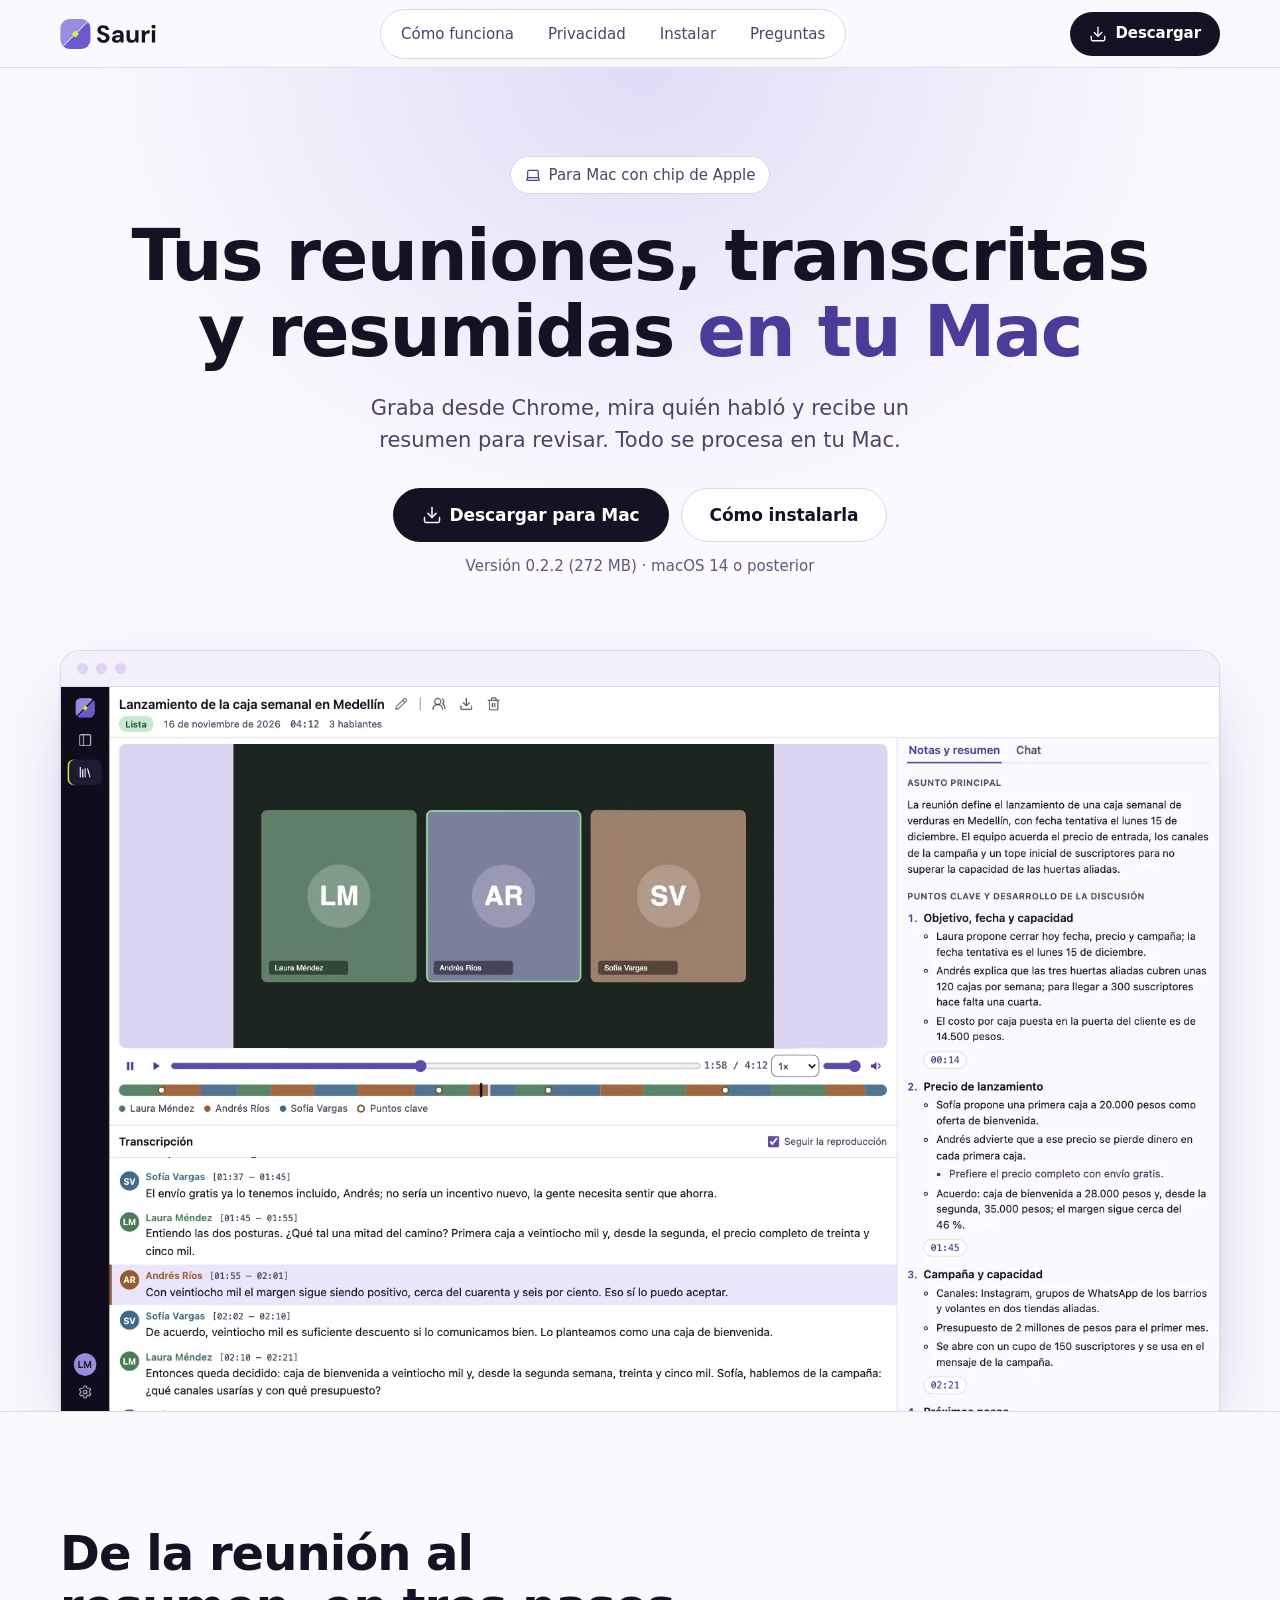
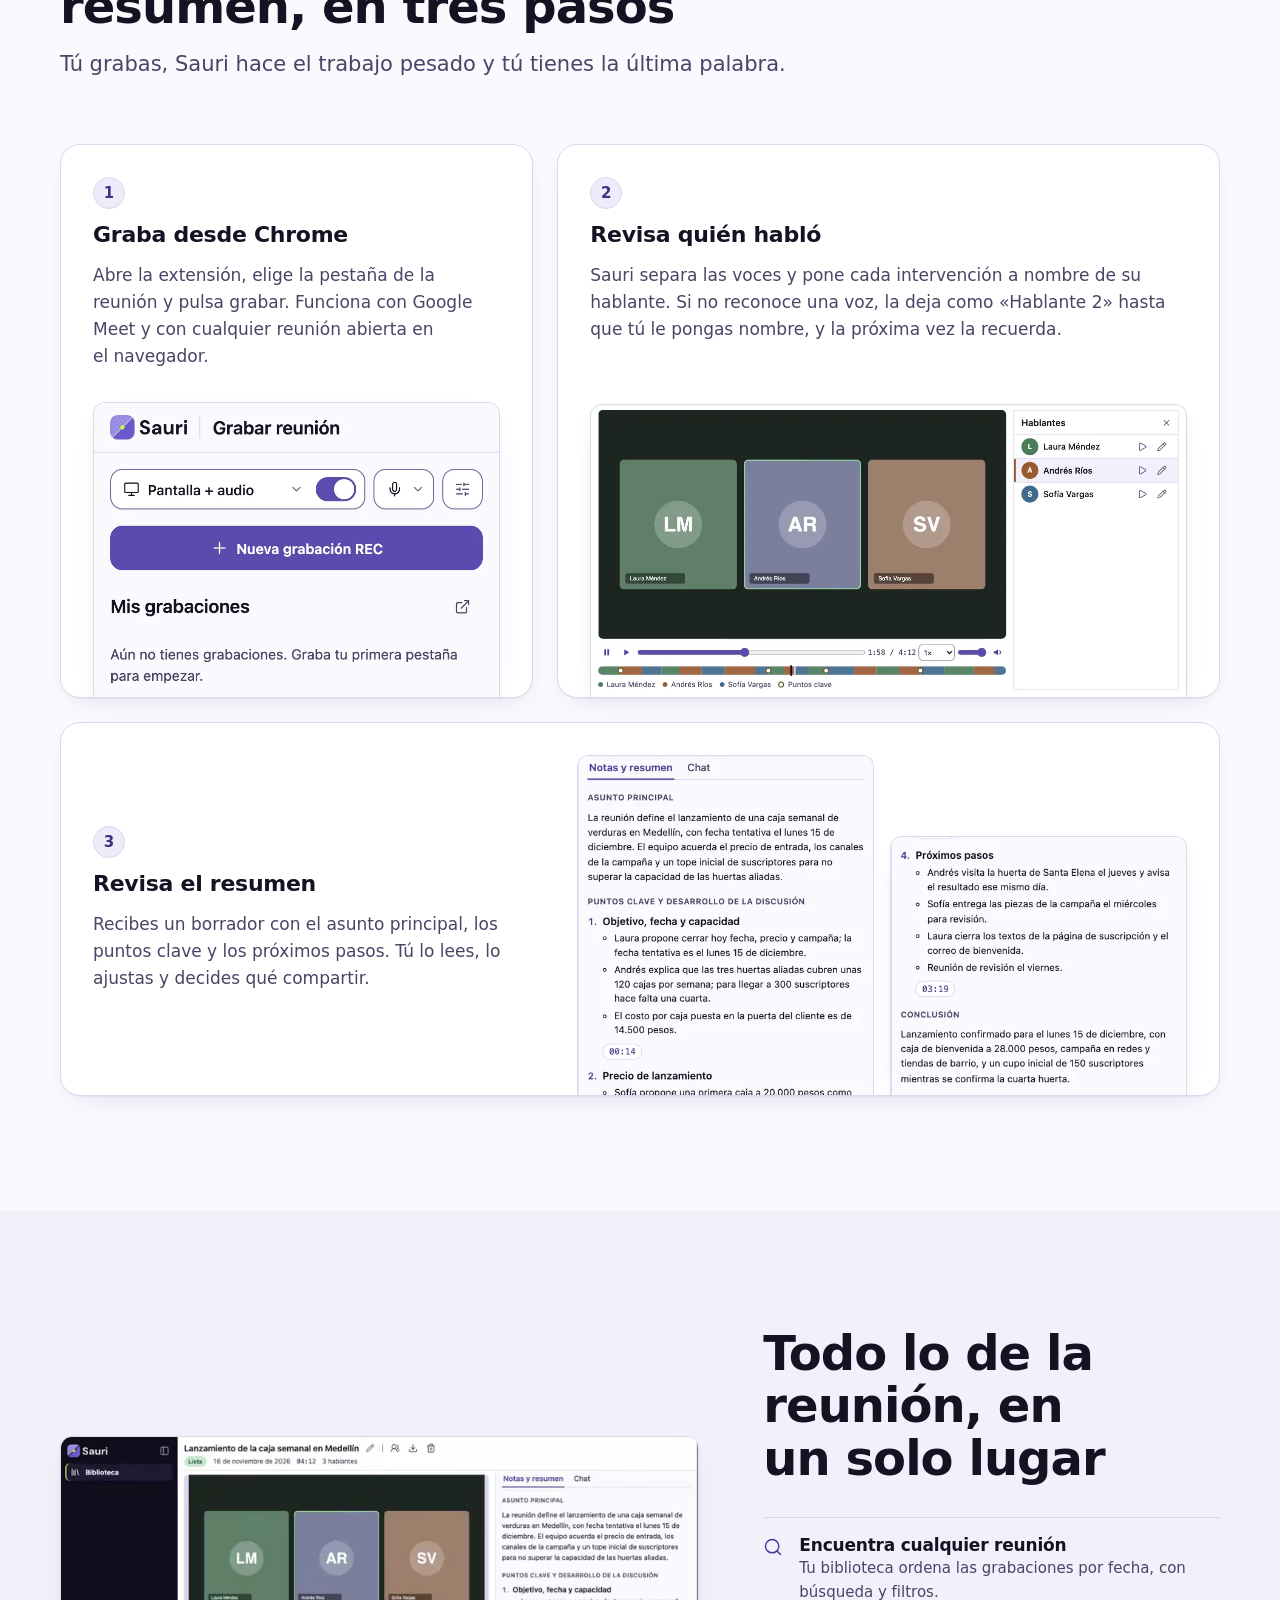
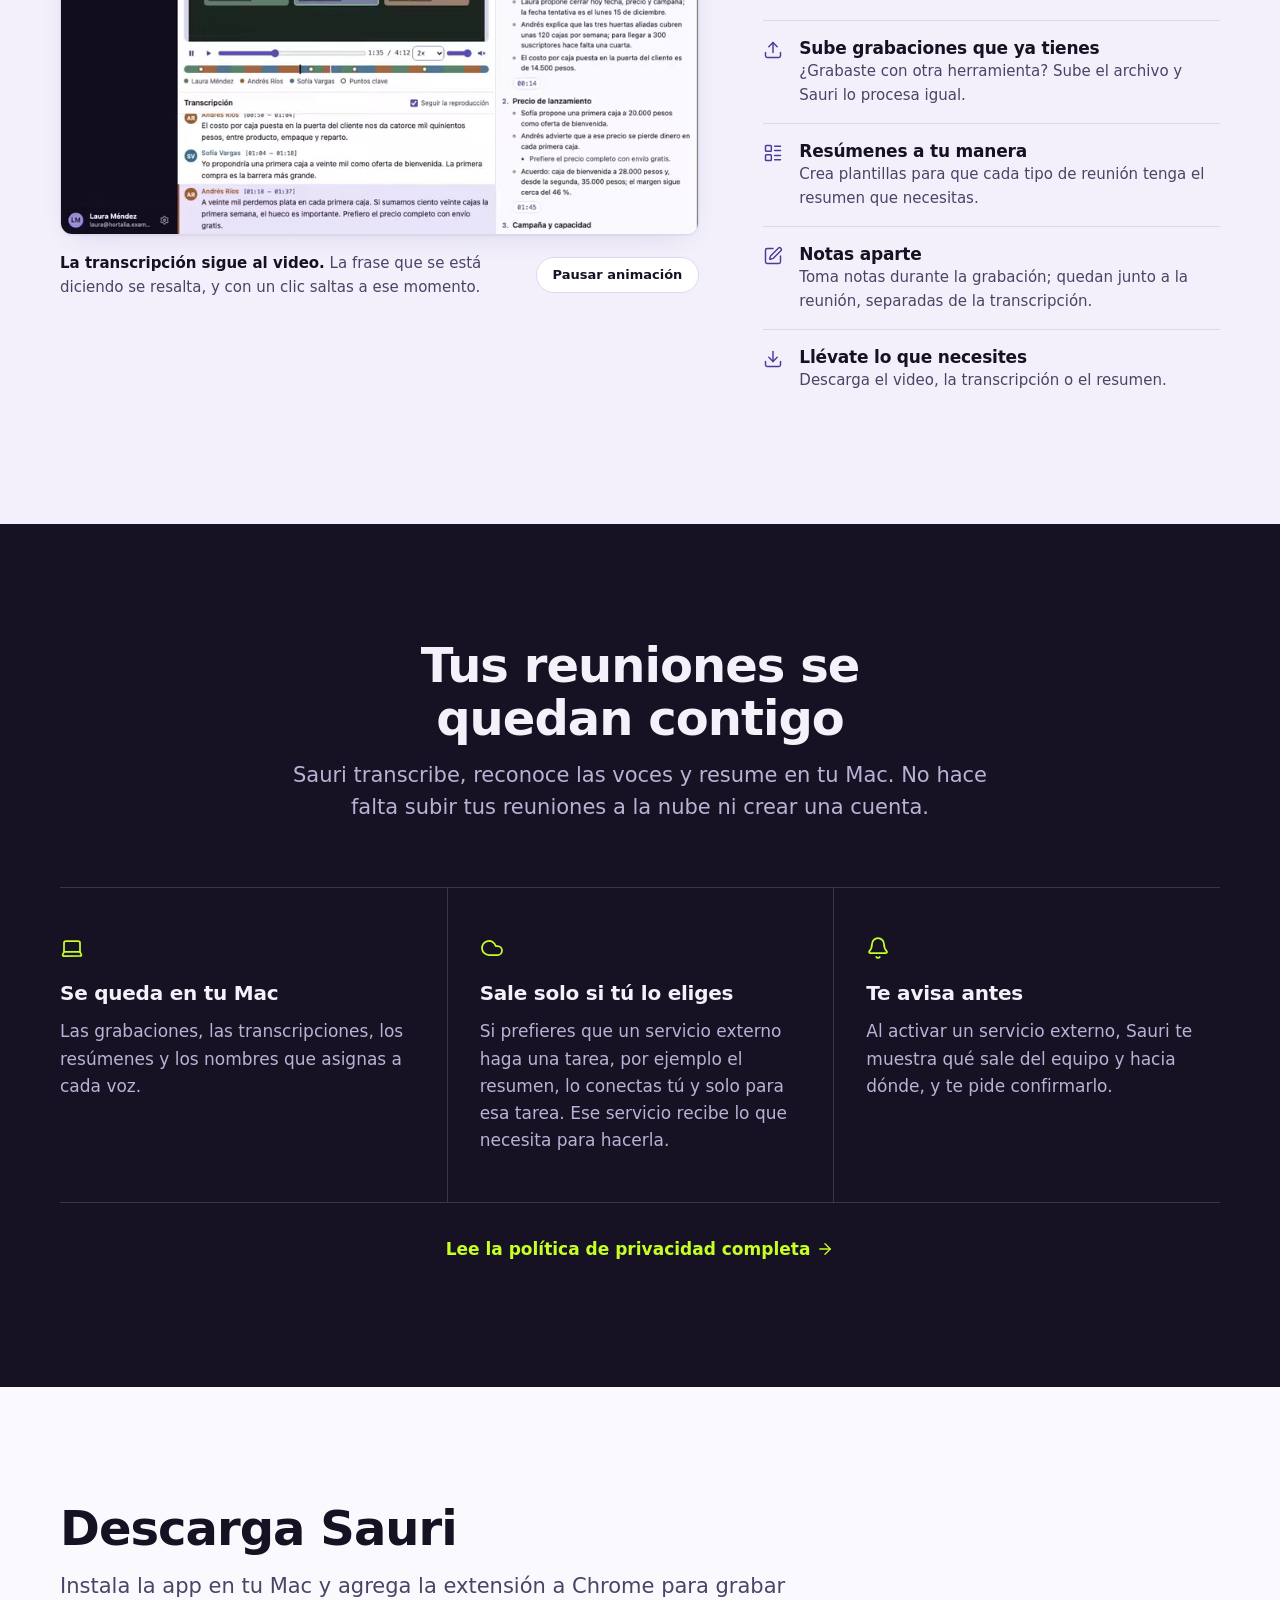
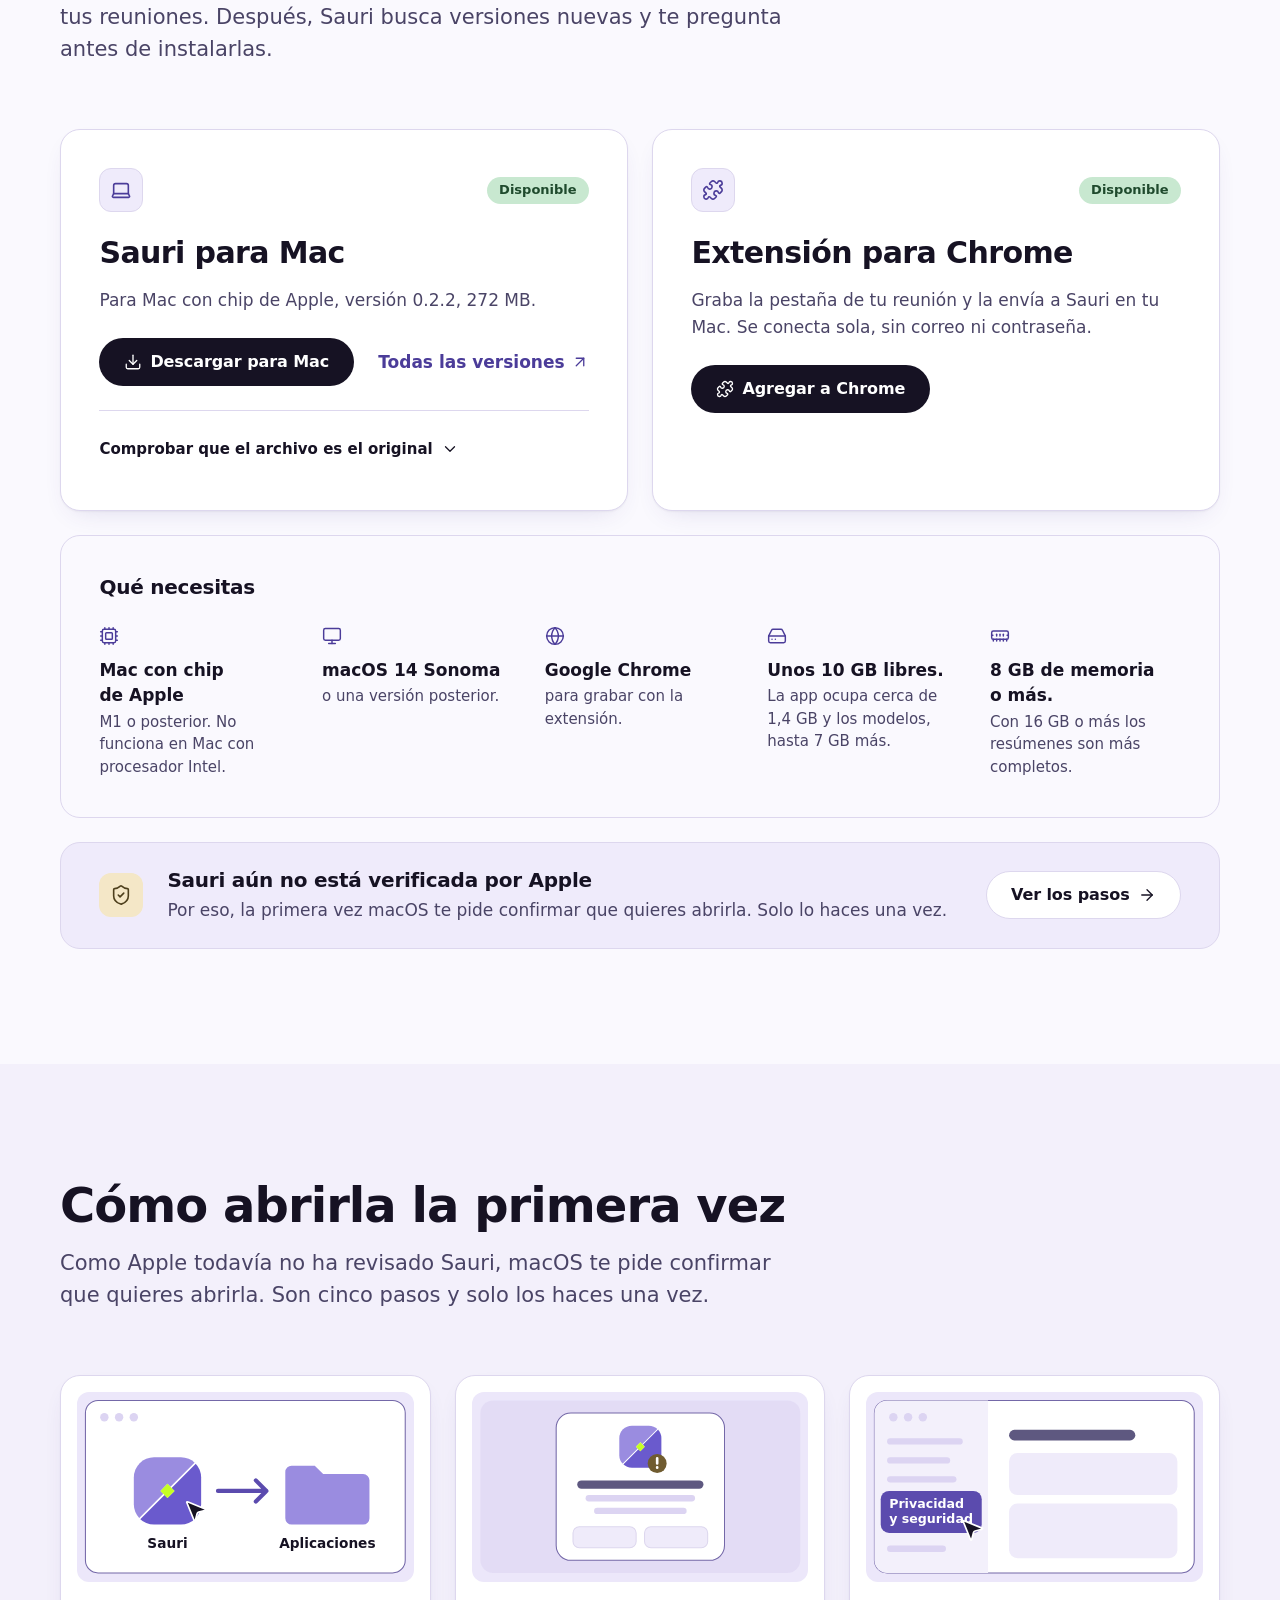
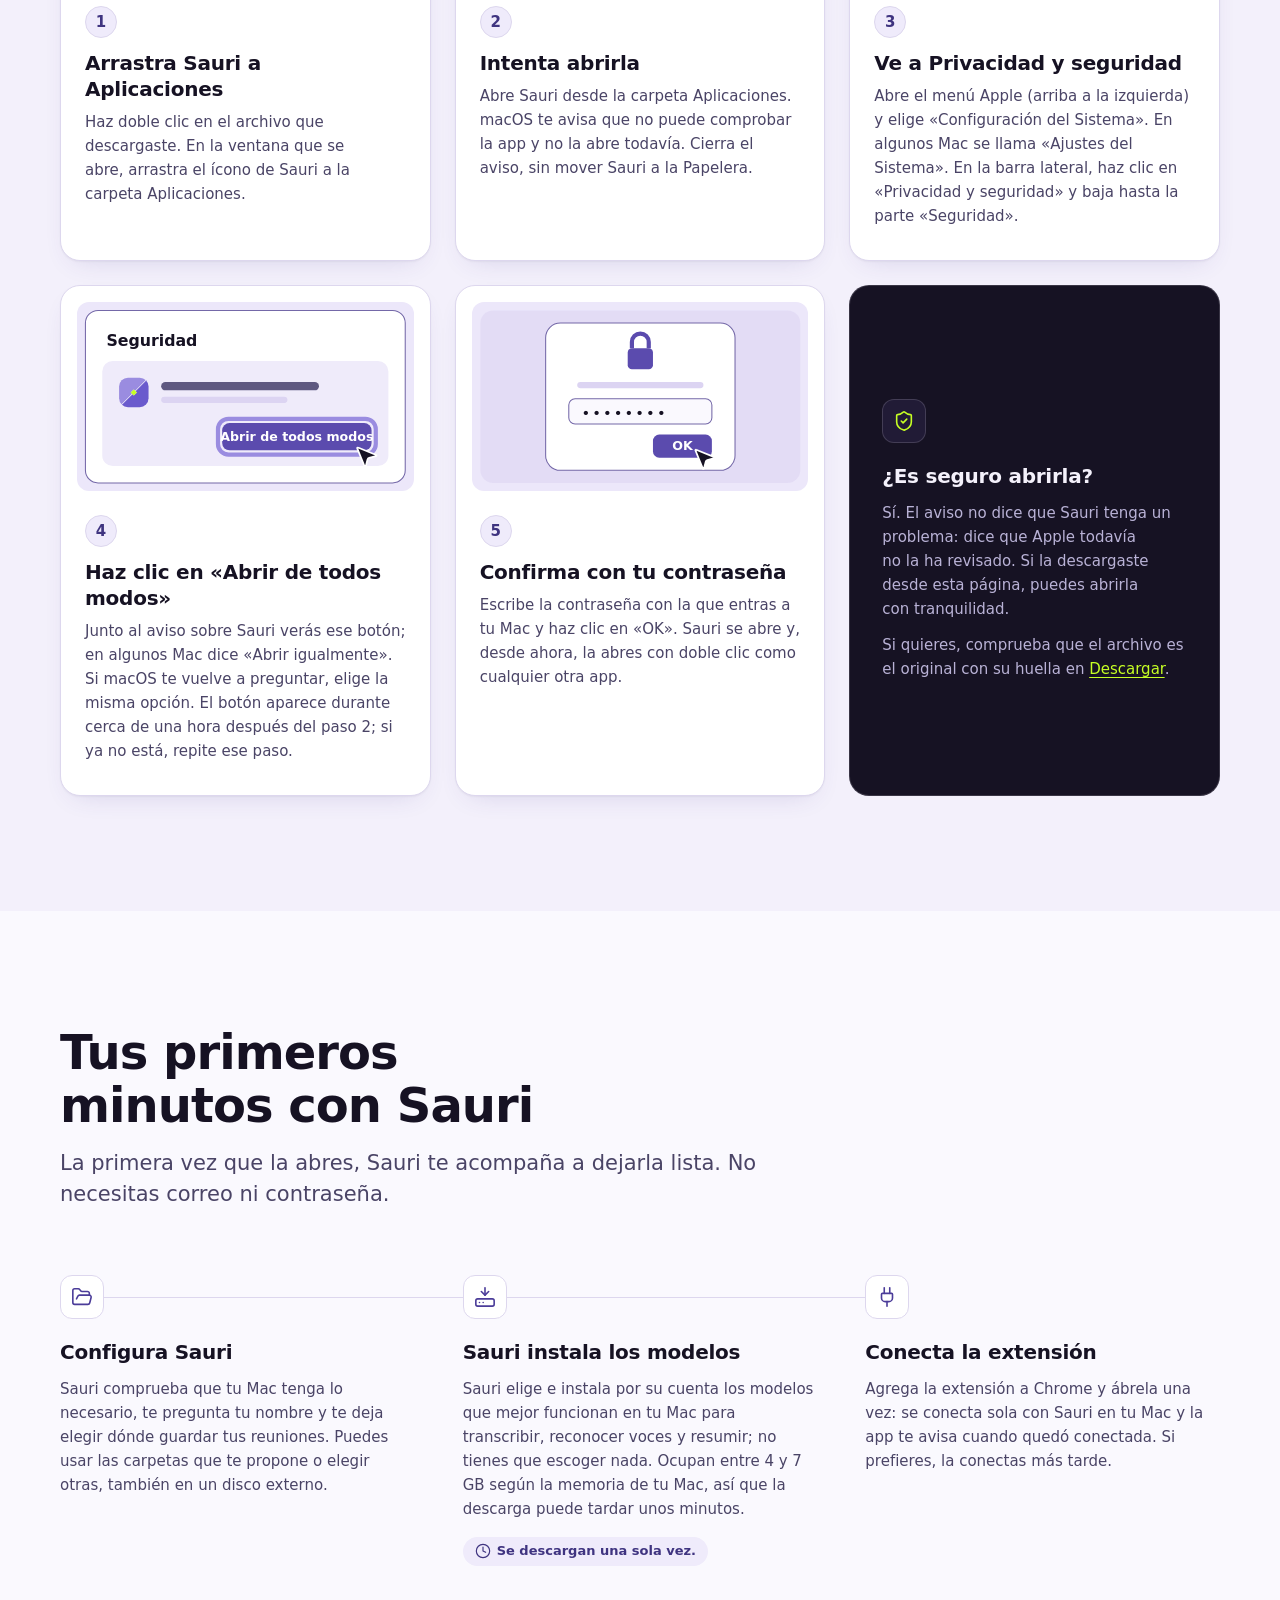
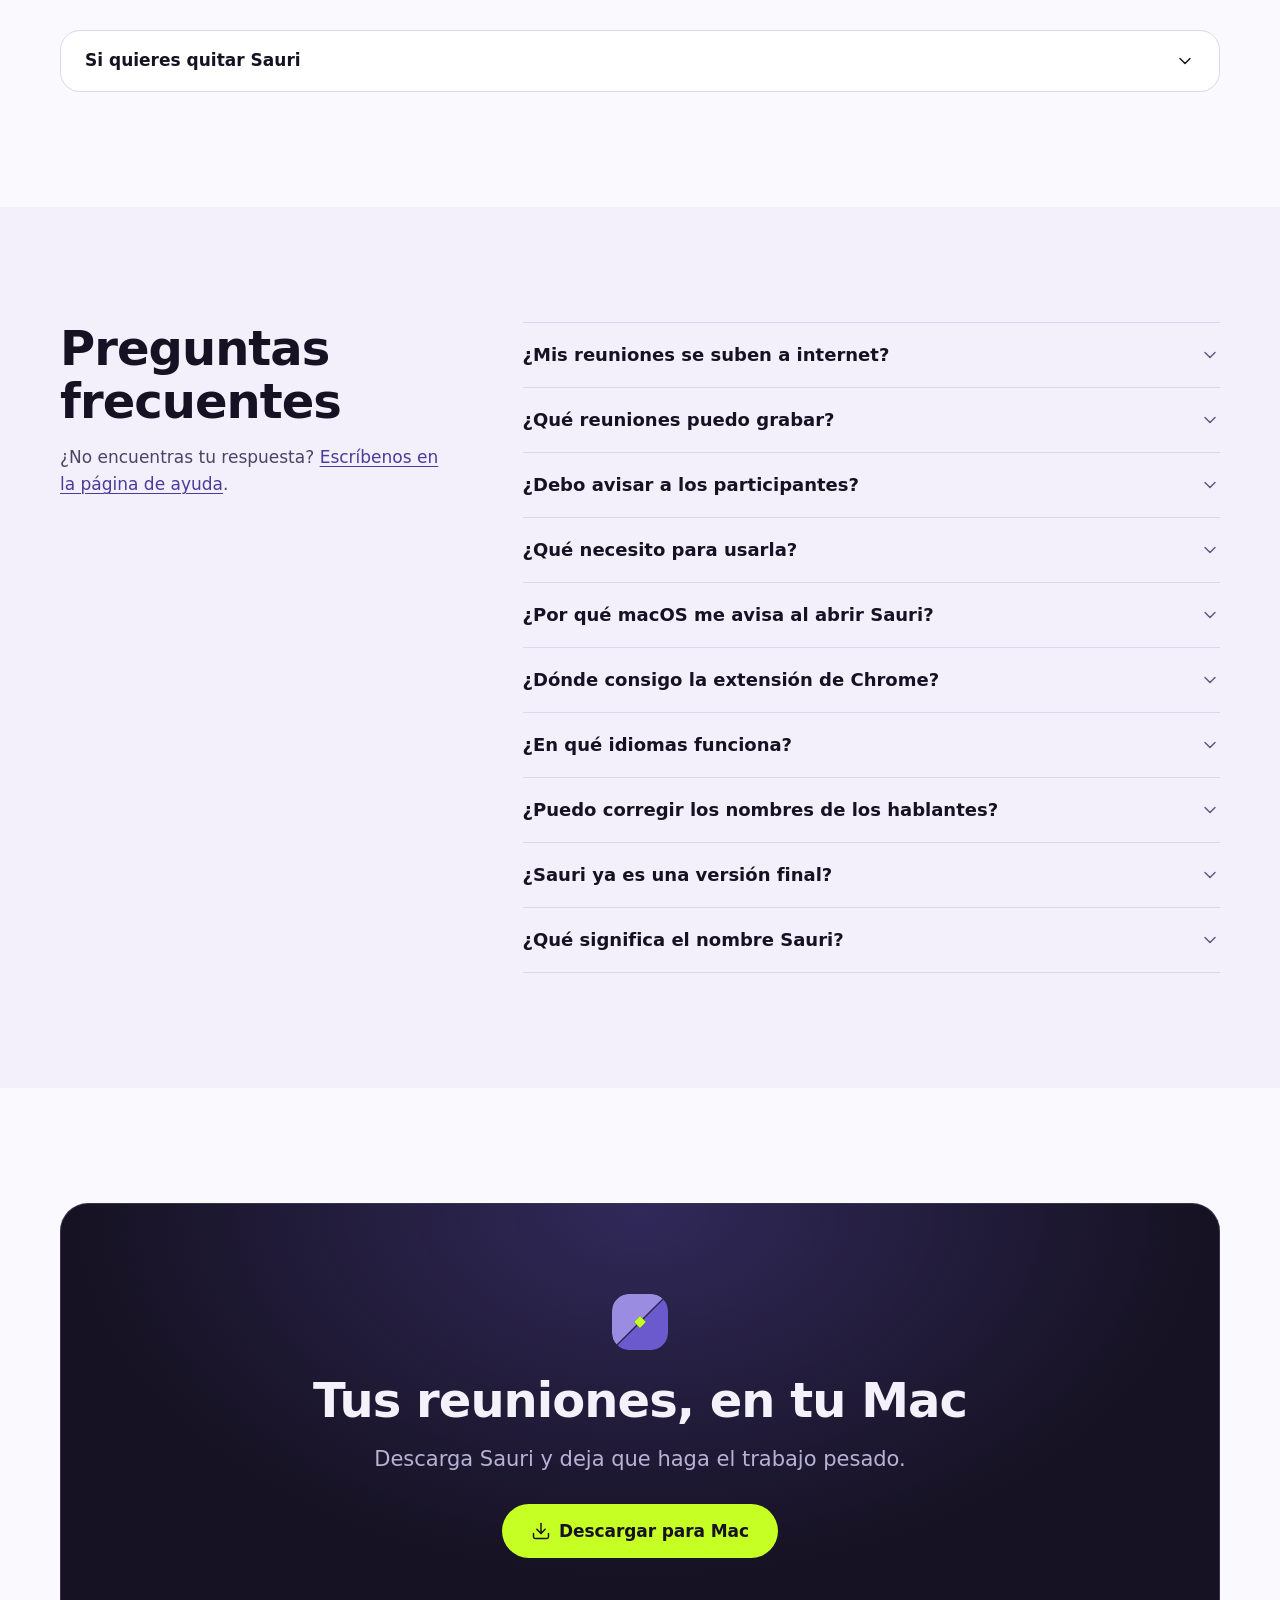
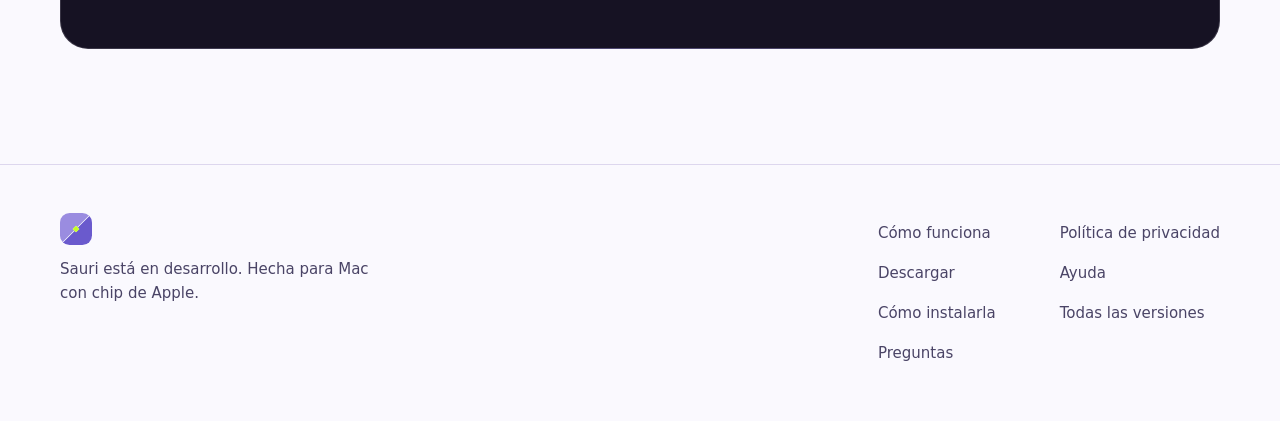
<file: index.html>
<!doctype html>
<html lang="es">
<head>
  <meta charset="utf-8">
  <meta name="viewport" content="width=device-width, initial-scale=1">
  <!--
    Release config: the only place to edit when a version is published (docs/design/landing.md, section 4).
    Leave a value empty until it is real; never put a placeholder URL here.
    - downloadUrl empty: every download button shows «Disponible pronto», disabled.
    - chromeWebStoreUrl empty: the extension shows «En revisión en Chrome Web Store»; once it is set to the
      real listing (https://chromewebstore.google.com/detail/inebachhkahcdepkbdkhchnpahladpnk) it becomes
      an «Agregar a Chrome» button.
    - sha256 empty or malformed: the checksum is hidden. fileSize is the size Finder shows for the .dmg.
    When styles.css, tokens.css, release.js or motion.js change, bump the ?v= value on their links (here and in
    privacidad.html) so returning visitors never keep an old copy.
  -->
  <script id="sauri-release" type="application/json">
    {
      "version": "0.2.2",
      "downloadUrl": "https://github.com/lufermalgo/sauri-app/releases/download/v0.2.2/Sauri-0.2.2-mac-arm64.dmg",
      "fileSize": "272 MB",
      "sha256": "149dee1649d9f95f0f9d3c3bae3e9d93f1d76e955da04ef929c4c0bd110cce6d",
      "releasesUrl": "https://github.com/lufermalgo/sauri-app/releases",
      "chromeWebStoreUrl": "https://chromewebstore.google.com/detail/sauri/inebachhkahcdepkbdkhchnpahladpnk"
    }
  </script>
  <script>document.documentElement.classList.add("js");</script>
  <title>Sauri · Tus reuniones, transcritas y resumidas en tu Mac</title>
  <meta name="description" content="Sauri graba tus reuniones desde una pestaña de Chrome, reconoce quién habló y te deja un resumen en borrador para revisar. Todo se procesa en tu Mac. Para Mac con chip de Apple.">
  <meta name="color-scheme" content="light dark">
  <meta name="theme-color" content="#faf9fe" media="(prefers-color-scheme: light)">
  <meta name="theme-color" content="#161223" media="(prefers-color-scheme: dark)">
  <link rel="canonical" href="https://lufermalgo.github.io/sauri-app/">
  <meta property="og:title" content="Sauri · Tus reuniones, transcritas y resumidas en tu Mac">
  <meta property="og:description" content="Graba desde Chrome, revisa quién habló y recibe un resumen en borrador. Todo se procesa en tu Mac.">
  <meta property="og:type" content="website">
  <meta property="og:locale" content="es_LA">
  <meta property="og:url" content="https://lufermalgo.github.io/sauri-app/">
  <!-- Open Graph needs an absolute URL; it is the only absolute asset path on the page. -->
  <meta property="og:image" content="https://lufermalgo.github.io/sauri-app/assets/meeting-detail.png">
  <link rel="icon" type="image/svg+xml" href="assets/brand/sauri-isotype-small.svg">
  <link rel="apple-touch-icon" href="assets/brand/apple-touch-icon.png">
  <link rel="preload" as="image" href="assets/meeting-detail.webp" type="image/webp">
  <link rel="stylesheet" href="tokens.css?v=0.2.2-1">
  <link rel="stylesheet" href="styles.css?v=0.2.2-1">
</head>
<body>
  <a class="skip-link" href="#contenido">Saltar al contenido</a>

  <!--
    Icons: Lucide (ISC license, the icon set the portal already uses), inlined so the page loads nothing external.
    Every <svg> that uses one carries width and height, so an icon keeps its size even if the stylesheet fails to load.
  -->
  <svg width="0" height="0" style="position:absolute" aria-hidden="true" focusable="false">
    <defs>
      <symbol id="i-download" viewBox="0 0 24 24"><path d="M12 15V3"/><path d="M21 15v4a2 2 0 0 1-2 2H5a2 2 0 0 1-2-2v-4"/><path d="m7 10 5 5 5-5"/></symbol>
      <symbol id="i-laptop" viewBox="0 0 24 24"><path d="M18 5a2 2 0 0 1 2 2v8.526a2 2 0 0 0 .212.897l1.068 2.127a1 1 0 0 1-.9 1.45H3.62a1 1 0 0 1-.9-1.45l1.068-2.127A2 2 0 0 0 4 15.526V7a2 2 0 0 1 2-2z"/><path d="M20.054 15.987H3.946"/></symbol>
      <symbol id="i-puzzle" viewBox="0 0 24 24"><path d="M15.39 4.39a1 1 0 0 0 1.68-.474 2.5 2.5 0 1 1 3.014 3.015 1 1 0 0 0-.474 1.68l1.683 1.682a2.414 2.414 0 0 1 0 3.414L19.61 15.39a1 1 0 0 1-1.68-.474 2.5 2.5 0 1 0-3.014 3.015 1 1 0 0 1 .474 1.68l-1.683 1.682a2.414 2.414 0 0 1-3.414 0L8.61 19.61a1 1 0 0 0-1.68.474 2.5 2.5 0 1 1-3.014-3.015 1 1 0 0 0 .474-1.68l-1.683-1.682a2.414 2.414 0 0 1 0-3.414L4.39 8.61a1 1 0 0 1 1.68.474 2.5 2.5 0 1 0 3.014-3.015 1 1 0 0 1-.474-1.68l1.683-1.682a2.414 2.414 0 0 1 3.414 0z"/></symbol>
      <symbol id="i-cpu" viewBox="0 0 24 24"><path d="M12 20v2"/><path d="M12 2v2"/><path d="M17 20v2"/><path d="M17 2v2"/><path d="M2 12h2"/><path d="M2 17h2"/><path d="M2 7h2"/><path d="M20 12h2"/><path d="M20 17h2"/><path d="M20 7h2"/><path d="M7 20v2"/><path d="M7 2v2"/><rect x="4" y="4" width="16" height="16" rx="2"/><rect x="8" y="8" width="8" height="8" rx="1"/></symbol>
      <symbol id="i-monitor" viewBox="0 0 24 24"><rect width="20" height="14" x="2" y="3" rx="2"/><line x1="8" x2="16" y1="21" y2="21"/><line x1="12" x2="12" y1="17" y2="21"/></symbol>
      <symbol id="i-hard-drive" viewBox="0 0 24 24"><path d="M10 16h.01"/><path d="M2.212 11.577a2 2 0 0 0-.212.896V18a2 2 0 0 0 2 2h16a2 2 0 0 0 2-2v-5.527a2 2 0 0 0-.212-.896L18.55 5.11A2 2 0 0 0 16.76 4H7.24a2 2 0 0 0-1.79 1.11z"/><path d="M21.946 12.013H2.054"/><path d="M6 16h.01"/></symbol>
      <symbol id="i-memory" viewBox="0 0 24 24"><path d="M12 12v-2"/><path d="M12 18v-2"/><path d="M16 12v-2"/><path d="M16 18v-2"/><path d="M2 11h1.5"/><path d="M20 18v-2"/><path d="M20.5 11H22"/><path d="M4 18v-2"/><path d="M8 12v-2"/><path d="M8 18v-2"/><rect x="2" y="6" width="20" height="10" rx="2"/></symbol>
      <symbol id="i-globe" viewBox="0 0 24 24"><circle cx="12" cy="12" r="10"/><path d="M12 2a14.5 14.5 0 0 0 0 20 14.5 14.5 0 0 0 0-20"/><path d="M2 12h20"/></symbol>
      <symbol id="i-shield-check" viewBox="0 0 24 24"><path d="M20 13c0 5-3.5 7.5-7.66 8.95a1 1 0 0 1-.67-.01C7.5 20.5 4 18 4 13V6a1 1 0 0 1 1-1c2 0 4.5-1.2 6.24-2.72a1.17 1.17 0 0 1 1.52 0C14.51 3.81 17 5 19 5a1 1 0 0 1 1 1z"/><path d="m9 12 2 2 4-4"/></symbol>
      <symbol id="i-folder-open" viewBox="0 0 24 24"><path d="m6 14 1.5-2.9A2 2 0 0 1 9.24 10H20a2 2 0 0 1 1.94 2.5l-1.54 6a2 2 0 0 1-1.95 1.5H4a2 2 0 0 1-2-2V5a2 2 0 0 1 2-2h3.9a2 2 0 0 1 1.69.9l.81 1.2a2 2 0 0 0 1.67.9H18a2 2 0 0 1 2 2v2"/></symbol>
      <symbol id="i-models" viewBox="0 0 24 24"><path d="M12 2v8"/><path d="m16 6-4 4-4-4"/><rect width="20" height="8" x="2" y="14" rx="2"/><path d="M6 18h.01"/><path d="M10 18h.01"/></symbol>
      <symbol id="i-plug" viewBox="0 0 24 24"><path d="M12 22v-5"/><path d="M15 8V2"/><path d="M17 8a1 1 0 0 1 1 1v4a4 4 0 0 1-4 4h-4a4 4 0 0 1-4-4V9a1 1 0 0 1 1-1z"/><path d="M9 8V2"/></symbol>
      <symbol id="i-arrow-right" viewBox="0 0 24 24"><path d="M5 12h14"/><path d="m12 5 7 7-7 7"/></symbol>
      <symbol id="i-arrow-up-right" viewBox="0 0 24 24"><path d="M7 7h10v10"/><path d="M7 17 17 7"/></symbol>
      <symbol id="i-clock" viewBox="0 0 24 24"><circle cx="12" cy="12" r="10"/><path d="M12 6v6l4 2"/></symbol>
      <symbol id="i-check" viewBox="0 0 24 24"><path d="M20 6 9 17l-5-5"/></symbol>
      <symbol id="i-hourglass" viewBox="0 0 24 24"><path d="M5 22h14"/><path d="M5 2h14"/><path d="M17 22v-4.172a2 2 0 0 0-.586-1.414L12 12l-4.414 4.414A2 2 0 0 0 7 17.828V22"/><path d="M7 2v4.172a2 2 0 0 0 .586 1.414L12 12l4.414-4.414A2 2 0 0 0 17 6.172V2"/></symbol>
      <symbol id="i-cloud" viewBox="0 0 24 24"><path d="M17.5 19H9a7 7 0 1 1 6.71-9h1.79a4.5 4.5 0 1 1 0 9Z"/></symbol>
      <symbol id="i-bell" viewBox="0 0 24 24"><path d="M10.268 21a2 2 0 0 0 3.464 0"/><path d="M3.262 15.326A1 1 0 0 0 4 17h16a1 1 0 0 0 .74-1.673C19.41 13.956 18 12.499 18 8A6 6 0 0 0 6 8c0 4.499-1.411 5.956-2.738 7.326"/></symbol>
      <symbol id="i-pointer" viewBox="0 0 24 24"><path d="M4.037 4.688a.495.495 0 0 1 .651-.651l16 6.5a.5.5 0 0 1-.063.947l-6.124 1.58a2 2 0 0 0-1.438 1.435l-1.579 6.126a.5.5 0 0 1-.947.063z"/></symbol>
      <symbol id="i-search" viewBox="0 0 24 24"><path d="m21 21-4.34-4.34"/><circle cx="11" cy="11" r="8"/></symbol>
      <symbol id="i-upload" viewBox="0 0 24 24"><path d="M12 3v12"/><path d="m17 8-5-5-5 5"/><path d="M21 15v4a2 2 0 0 1-2 2H5a2 2 0 0 1-2-2v-4"/></symbol>
      <symbol id="i-layout-list" viewBox="0 0 24 24"><rect width="7" height="7" x="3" y="3" rx="1"/><rect width="7" height="7" x="3" y="14" rx="1"/><path d="M14 4h7"/><path d="M14 9h7"/><path d="M14 15h7"/><path d="M14 20h7"/></symbol>
      <symbol id="i-square-pen" viewBox="0 0 24 24"><path d="M12 3H5a2 2 0 0 0-2 2v14a2 2 0 0 0 2 2h14a2 2 0 0 0 2-2v-7"/><path d="M18.375 2.625a1 1 0 0 1 3 3l-9.013 9.014a2 2 0 0 1-.853.505l-2.873.84a.5.5 0 0 1-.62-.62l.84-2.873a2 2 0 0 1 .506-.852z"/></symbol>
      <symbol id="i-chevron-down" viewBox="0 0 24 24"><path d="m6 9 6 6 6-6"/></symbol>
      <clipPath id="mark-clip"><rect width="100" height="100" rx="30"/></clipPath>
      <symbol id="sauri-mark" viewBox="0 0 100 100">
        <g clip-path="url(#mark-clip)">
          <polygon fill="#9A8CE0" points="-10,-10 108.3,-10 54.4,43.9 50,39.5 39.5,50 43.9,54.4 -10,108.3"/>
          <polygon fill="#6A5ACD" points="110,110 110,-8.3 56.1,45.6 60.5,50 50,60.5 45.6,56.1 -8.3,110"/>
          <polygon fill="#C6FF24" points="50,39.5 60.5,50 50,60.5 39.5,50"/>
        </g>
      </symbol>
    </defs>
  </svg>

  <header class="site-header">
    <div class="container site-header__inner">
      <a class="brand" href="#inicio" aria-label="Sauri, ir al inicio">
        <picture>
          <source srcset="assets/brand/sauri-logo-dark.svg" media="(prefers-color-scheme: dark)">
          <img src="assets/brand/sauri-logo.svg" alt="" width="96" height="30">
        </picture>
      </a>
      <nav class="site-nav" aria-label="Secciones" data-spy>
        <a href="#como-funciona">Cómo funciona</a>
        <a href="#privacidad">Privacidad</a>
        <a href="#instalar">Instalar</a>
        <a href="#preguntas">Preguntas</a>
      </nav>
      <a class="button button--primary button--sm" href="#descargar">
        <svg class="icon" width="18" height="18" aria-hidden="true"><use href="#i-download"/></svg>Descargar
      </a>
    </div>
  </header>

  <main id="contenido">
    <section class="hero" id="inicio" aria-labelledby="hero-title">
      <div class="container hero__inner">
        <p class="pill">
          <svg class="icon" width="16" height="16" aria-hidden="true"><use href="#i-laptop"/></svg>
          Para Mac con chip de Apple
        </p>
        <h1 id="hero-title">Tus reuniones, transcritas y resumidas <em>en tu Mac</em></h1>
        <p class="lead">Graba desde Chrome, mira quién habló y recibe un resumen para revisar. Todo se procesa en tu Mac.</p>
        <div class="hero__actions" data-download-group>
          <div class="actions">
            <a class="button button--primary button--lg" href="https://github.com/lufermalgo/sauri-app/releases/latest" data-download-url data-ready-label="Descargar para Mac">
              <svg class="icon" width="20" height="20" aria-hidden="true"><use href="#i-download"/></svg><span data-label>Descargar para Mac</span>
            </a>
            <a class="button button--secondary button--lg" href="#instalar">Cómo instalarla</a>
          </div>
          <p class="hero__meta" data-release-meta>macOS 14 o posterior</p>
          <p class="download-note" data-download-note role="status" aria-live="polite"></p>
        </div>
      </div>
      <div class="container hero__visual">
        <figure class="window">
          <div class="window__bar" aria-hidden="true"><span></span><span></span><span></span></div>
          <picture>
            <source srcset="assets/meeting-detail.webp" type="image/webp">
            <img src="assets/meeting-detail.png" width="1746" height="1091" fetchpriority="high"
              alt="Una reunión abierta en Sauri: arriba el video con tres participantes, debajo la transcripción con cada hablante en un color y, a la derecha, el resumen con el asunto principal y los puntos clave.">
          </picture>
        </figure>
      </div>
    </section>

    <section class="section" id="como-funciona" aria-labelledby="steps-title">
      <div class="container">
        <header class="section__header">
          <h2 id="steps-title">De la reunión al resumen, en tres pasos</h2>
          <p class="section__intro">Tú grabas, Sauri hace el trabajo pesado y tú tienes la última palabra.</p>
        </header>
        <ol class="steps">
          <li class="step step--record reveal">
            <div class="step__text">
              <span class="number" aria-hidden="true">1</span>
              <h3>Graba desde Chrome</h3>
              <p>Abre la extensión, elige la pestaña de la reunión y pulsa grabar. Funciona con Google Meet y con cualquier reunión abierta en el navegador.</p>
            </div>
            <figure class="step__media">
              <picture>
                <source srcset="assets/extension-panel.webp" type="image/webp">
                <img src="assets/extension-panel.png" width="800" height="580" loading="lazy"
                  alt="Panel de la extensión de Sauri en Chrome, con el título «Grabar reunión» y el botón para empezar a grabar.">
              </picture>
            </figure>
          </li>
          <li class="step step--speakers reveal">
            <div class="step__text">
              <span class="number" aria-hidden="true">2</span>
              <h3>Revisa quién habló</h3>
              <p>Sauri separa las voces y pone cada intervención a nombre de su hablante. Si no reconoce una voz, la deja como «Hablante 2» hasta que tú le pongas nombre, y la próxima vez la recuerda.</p>
            </div>
            <figure class="step__media">
              <picture>
                <source srcset="assets/speakers.webp" type="image/webp">
                <img src="assets/speakers.png" width="1187" height="583" loading="lazy"
                  alt="Panel de hablantes junto al video, con tres personas nombradas: Laura Méndez, Andrés Ríos y Sofía Vargas.">
              </picture>
            </figure>
          </li>
          <li class="step step--summary reveal">
            <div class="step__text">
              <span class="number" aria-hidden="true">3</span>
              <h3>Revisa el resumen</h3>
              <p>Recibes un borrador con el asunto principal, los puntos clave y los próximos pasos. Tú lo lees, lo ajustas y decides qué compartir.</p>
            </div>
            <div class="step__media step__media--pair">
              <figure class="step__crop">
                <picture>
                  <source srcset="assets/summary.webp" type="image/webp">
                  <img src="assets/summary.png" width="486" height="987" loading="lazy"
                    alt="Resumen de la reunión: asunto principal y puntos clave con marcas de tiempo.">
                </picture>
              </figure>
              <figure>
                <picture>
                  <source srcset="assets/summary-steps.webp" type="image/webp">
                  <img src="assets/summary-steps.png" width="486" height="426" loading="lazy"
                    alt="Final del resumen: próximos pasos con sus responsables y la conclusión de la reunión.">
                </picture>
              </figure>
            </div>
          </li>
        </ol>
      </div>
    </section>

    <section class="section section--tinted" id="funciones" aria-labelledby="features-title">
      <div class="container showcase">
        <div class="showcase__media reveal">
          <figure class="window window--flat">
            <video class="motion" width="800" height="498" muted loop playsinline preload="none"
              poster="assets/follow-poster.webp" aria-label="La transcripción resalta la frase que se dice mientras avanza el video.">
              <source src="assets/follow.webm" type="video/webm">
              <img src="assets/follow-poster.webp" width="800" height="498" alt="Una reunión en Sauri con la frase que se está diciendo resaltada en la transcripción.">
            </video>
          </figure>
          <div class="showcase__caption">
            <p><strong>La transcripción sigue al video.</strong> La frase que se está diciendo se resalta, y con un clic saltas a ese momento.</p>
            <button class="motion-toggle" type="button" hidden aria-pressed="false">Pausar animación</button>
          </div>
        </div>
        <div class="showcase__text">
          <h2 id="features-title">Todo lo de la reunión, en un solo lugar</h2>
          <ul class="features">
            <li>
              <svg class="icon" width="20" height="20" aria-hidden="true"><use href="#i-search"/></svg>
              <div><h3>Encuentra cualquier reunión</h3><p>Tu biblioteca ordena las grabaciones por fecha, con búsqueda y filtros.</p></div>
            </li>
            <li>
              <svg class="icon" width="20" height="20" aria-hidden="true"><use href="#i-upload"/></svg>
              <div><h3>Sube grabaciones que ya tienes</h3><p>¿Grabaste con otra herramienta? Sube el archivo y Sauri lo procesa igual.</p></div>
            </li>
            <li>
              <svg class="icon" width="20" height="20" aria-hidden="true"><use href="#i-layout-list"/></svg>
              <div><h3>Resúmenes a tu manera</h3><p>Crea plantillas para que cada tipo de reunión tenga el resumen que necesitas.</p></div>
            </li>
            <li>
              <svg class="icon" width="20" height="20" aria-hidden="true"><use href="#i-square-pen"/></svg>
              <div><h3>Notas aparte</h3><p>Toma notas durante la grabación; quedan junto a la reunión, separadas de la transcripción.</p></div>
            </li>
            <li>
              <svg class="icon" width="20" height="20" aria-hidden="true"><use href="#i-download"/></svg>
              <div><h3>Llévate lo que necesites</h3><p>Descarga el video, la transcripción o el resumen.</p></div>
            </li>
          </ul>
        </div>
      </div>
    </section>

    <section class="section section--ink" id="privacidad" aria-labelledby="privacy-title">
      <div class="container">
        <header class="section__header section__header--center">
          <h2 id="privacy-title">Tus reuniones se quedan contigo</h2>
          <p class="section__intro">Sauri transcribe, reconoce las voces y resume en tu Mac. No hace falta subir tus reuniones a la nube ni crear una cuenta.</p>
        </header>
        <ul class="privacy">
          <li class="reveal">
            <svg class="icon" width="24" height="24" aria-hidden="true"><use href="#i-laptop"/></svg>
            <h3>Se queda en tu Mac</h3>
            <p>Las grabaciones, las transcripciones, los resúmenes y los nombres que asignas a cada voz.</p>
          </li>
          <li class="reveal">
            <svg class="icon" width="24" height="24" aria-hidden="true"><use href="#i-cloud"/></svg>
            <h3>Sale solo si tú lo eliges</h3>
            <p>Si prefieres que un servicio externo haga una tarea, por ejemplo el resumen, lo conectas tú y solo para esa tarea. Ese servicio recibe lo que necesita para hacerla.</p>
          </li>
          <li class="reveal">
            <svg class="icon" width="24" height="24" aria-hidden="true"><use href="#i-bell"/></svg>
            <h3>Te avisa antes</h3>
            <p>Al activar un servicio externo, Sauri te muestra qué sale del equipo y hacia dónde, y te pide confirmarlo.</p>
          </li>
        </ul>
        <p class="privacy__more">
          <a class="link-arrow" href="privacidad.html">Lee la política de privacidad completa<svg class="icon" width="18" height="18" aria-hidden="true"><use href="#i-arrow-right"/></svg></a>
        </p>
      </div>
    </section>

    <section class="section" id="descargar" aria-labelledby="download-title">
      <div class="container">
        <header class="section__header">
          <h2 id="download-title">Descarga Sauri</h2>
          <p class="section__intro">Instala la app en tu Mac y agrega la extensión a Chrome para grabar tus reuniones. Después, Sauri busca versiones nuevas y te pregunta antes de instalarlas.</p>
        </header>

        <div class="products">
          <article class="product reveal" data-download-group aria-labelledby="app-title">
            <div class="product__top">
              <span class="icon-tile"><svg class="icon" width="22" height="22" aria-hidden="true"><use href="#i-laptop"/></svg></span>
              <span class="badge badge--ok" data-download-badge>Disponible</span>
              <span class="badge badge--wait" data-download-badge-pending hidden>Disponible pronto</span>
            </div>
            <h3 id="app-title">Sauri para Mac</h3>
            <p class="product__meta">Para Mac con chip de Apple<span data-release-file hidden></span>.</p>
            <div class="product__actions">
              <a class="button button--primary" href="https://github.com/lufermalgo/sauri-app/releases/latest" data-download-url data-ready-label="Descargar para Mac">
                <svg class="icon" width="18" height="18" aria-hidden="true"><use href="#i-download"/></svg><span data-label>Descargar para Mac</span>
              </a>
              <a class="link-arrow" href="https://github.com/lufermalgo/sauri-app/releases" data-releases-url>Todas las versiones<svg class="icon" width="18" height="18" aria-hidden="true"><use href="#i-arrow-up-right"/></svg></a>
            </div>
            <p class="download-note" data-download-note role="status" aria-live="polite"></p>
            <details class="product__sha" data-release-sha hidden>
              <summary>Comprobar que el archivo es el original<svg class="icon" width="18" height="18" aria-hidden="true"><use href="#i-chevron-down"/></svg></summary>
              <p>Esta es la huella SHA-256 del archivo. Si sabes usar la Terminal, compárala con la que da <code>shasum -a 256</code> sobre el archivo descargado.</p>
              <code class="product__hash" data-release-sha-value></code>
            </details>
          </article>

          <article class="product reveal" aria-labelledby="ext-title">
            <div class="product__top">
              <span class="icon-tile"><svg class="icon" width="22" height="22" aria-hidden="true"><use href="#i-puzzle"/></svg></span>
              <span class="badge badge--ok" data-store-ready hidden>Disponible</span>
              <span class="badge badge--wait" data-store-pending>
                <svg class="icon" width="14" height="14" aria-hidden="true"><use href="#i-hourglass"/></svg>En revisión
              </span>
            </div>
            <h3 id="ext-title">Extensión para Chrome</h3>
            <p class="product__meta">Graba la pestaña de tu reunión y la envía a Sauri en tu Mac. Se conecta sola, sin correo ni contraseña.</p>
            <div class="product__actions" data-store-ready hidden>
              <a class="button button--primary" data-store-url>
                <svg class="icon" width="18" height="18" aria-hidden="true"><use href="#i-puzzle"/></svg>Agregar a Chrome
              </a>
            </div>
            <div class="notice" data-store-pending>
              <p><strong>En revisión en Chrome Web Store, disponible pronto.</strong> Cuando la aprueben, aquí aparecerá el botón para agregarla a Chrome.</p>
              <p>Mientras tanto, ya puedes instalar Sauri y usarla con grabaciones que tengas en tu Mac.</p>
            </div>
          </article>
        </div>

        <div class="needs reveal" role="group" aria-labelledby="needs-title">
          <h3 id="needs-title">Qué necesitas</h3>
          <ul class="needs__list">
            <li><svg class="icon" width="20" height="20" aria-hidden="true"><use href="#i-cpu"/></svg><p><strong>Mac con chip de Apple</strong> M1 o posterior. No funciona en Mac con procesador Intel.</p></li>
            <li><svg class="icon" width="20" height="20" aria-hidden="true"><use href="#i-monitor"/></svg><p><strong>macOS 14 Sonoma</strong> o una versión posterior.</p></li>
            <li><svg class="icon" width="20" height="20" aria-hidden="true"><use href="#i-globe"/></svg><p><strong>Google Chrome</strong> para grabar con la extensión.</p></li>
            <li><svg class="icon" width="20" height="20" aria-hidden="true"><use href="#i-hard-drive"/></svg><p><strong>Unos 10 GB libres.</strong> La app ocupa cerca de 1,4 GB y los modelos, hasta 7 GB más.</p></li>
            <li><svg class="icon" width="20" height="20" aria-hidden="true"><use href="#i-memory"/></svg><p><strong>8 GB de memoria o más.</strong> Con 16 GB o más los resúmenes son más completos.</p></li>
          </ul>
        </div>

        <aside class="unsigned reveal" aria-labelledby="unsigned-title">
          <span class="icon-tile icon-tile--warn"><svg class="icon" width="22" height="22" aria-hidden="true"><use href="#i-shield-check"/></svg></span>
          <div class="unsigned__text">
            <h3 id="unsigned-title">Sauri aún no está verificada por Apple</h3>
            <p>Por eso, la primera vez macOS te pide confirmar que quieres abrirla. Solo lo haces una vez.</p>
          </div>
          <a class="button button--secondary" href="#instalar">Ver los pasos<svg class="icon" width="18" height="18" aria-hidden="true"><use href="#i-arrow-right"/></svg></a>
        </aside>
      </div>
    </section>

    <section class="section section--tinted" id="instalar" aria-labelledby="install-title">
      <div class="container">
        <header class="section__header">
          <h2 id="install-title">Cómo abrirla la primera vez</h2>
          <p class="section__intro">Como Apple todavía no ha revisado Sauri, macOS te pide confirmar que quieres abrirla. Son cinco pasos y solo los haces una vez.</p>
        </header>

        <ol class="install">
          <li class="install__step reveal">
            <svg class="install__art" viewBox="0 0 320 180" role="img" aria-labelledby="art1">
              <title id="art1">Ventana del archivo descargado: a la izquierda el ícono de Sauri, una flecha y a la derecha la carpeta Aplicaciones.</title>
              <rect class="art-window" x="8" y="8" width="304" height="164" rx="12"/>
              <circle class="art-dot" cx="26" cy="24" r="4"/><circle class="art-dot" cx="40" cy="24" r="4"/><circle class="art-dot" cx="54" cy="24" r="4"/>
              <use href="#sauri-mark" x="54" y="62" width="64" height="64"/>
              <text class="art-label" x="86" y="148" text-anchor="middle">Sauri</text>
              <path class="art-arrow" d="M134 94h46m-10-10 10 10-10 10"/>
              <path class="art-folder" d="M204 70h22l8 8h38a6 6 0 0 1 6 6v36a6 6 0 0 1-6 6h-68a6 6 0 0 1-6-6V76a6 6 0 0 1 6-6Z"/>
              <text class="art-label" x="238" y="148" text-anchor="middle">Aplicaciones</text>
              <use class="art-pointer" href="#i-pointer" x="100" y="100" width="26" height="26"/>
            </svg>
            <div class="install__text">
              <span class="number" aria-hidden="true">1</span>
              <h3>Arrastra Sauri a Aplicaciones</h3>
              <p>Haz doble clic en el archivo que descargaste. En la ventana que se abre, arrastra el ícono de Sauri a la carpeta Aplicaciones.</p>
            </div>
          </li>
          <li class="install__step reveal">
            <svg class="install__art" viewBox="0 0 320 180" role="img" aria-labelledby="art2">
              <title id="art2">Aviso de macOS sobre Sauri, con dos botones abajo.</title>
              <rect class="art-backdrop" x="8" y="8" width="304" height="164" rx="12"/>
              <rect class="art-window" x="80" y="20" width="160" height="140" rx="14"/>
              <use href="#sauri-mark" x="140" y="32" width="40" height="40"/>
              <circle class="art-warn" cx="176" cy="68" r="9"/>
              <path class="art-warn-mark" d="M176 63v5m0 3.5v.5"/>
              <rect class="art-line" x="100" y="84" width="120" height="8" rx="4"/>
              <rect class="art-line art-line--soft" x="108" y="98" width="104" height="6" rx="3"/>
              <rect class="art-line art-line--soft" x="116" y="110" width="88" height="6" rx="3"/>
              <rect class="art-button" x="96" y="128" width="60" height="20" rx="6"/>
              <rect class="art-button" x="164" y="128" width="60" height="20" rx="6"/>
            </svg>
            <div class="install__text">
              <span class="number" aria-hidden="true">2</span>
              <h3>Intenta abrirla</h3>
              <p>Abre Sauri desde la carpeta Aplicaciones. macOS te avisa que no puede comprobar la app y no la abre todavía. Cierra el aviso, sin mover Sauri a la Papelera.</p>
            </div>
          </li>
          <li class="install__step reveal">
            <svg class="install__art" viewBox="0 0 320 180" role="img" aria-labelledby="art3">
              <title id="art3">Configuración del Sistema con la opción Privacidad y seguridad marcada en la barra lateral.</title>
              <rect class="art-window" x="8" y="8" width="304" height="164" rx="12"/>
              <path class="art-sidebar" d="M20 8h96v164H20a12 12 0 0 1-12-12V20A12 12 0 0 1 20 8Z"/>
              <circle class="art-dot" cx="26" cy="24" r="4"/><circle class="art-dot" cx="40" cy="24" r="4"/><circle class="art-dot" cx="54" cy="24" r="4"/>
              <rect class="art-line art-line--soft" x="20" y="44" width="72" height="6" rx="3"/>
              <rect class="art-line art-line--soft" x="20" y="62" width="60" height="6" rx="3"/>
              <rect class="art-line art-line--soft" x="20" y="80" width="66" height="6" rx="3"/>
              <rect class="art-pick" x="14" y="94" width="96" height="40" rx="8"/>
              <text class="art-pick-label" x="22" y="110">Privacidad</text>
              <text class="art-pick-label" x="22" y="125">y seguridad</text>
              <rect class="art-line art-line--soft" x="20" y="146" width="56" height="6" rx="3"/>
              <rect class="art-line" x="136" y="36" width="120" height="10" rx="5"/>
              <rect class="art-panel" x="136" y="58" width="160" height="40" rx="8"/>
              <rect class="art-panel" x="136" y="106" width="160" height="52" rx="8"/>
              <use class="art-pointer" href="#i-pointer" x="88" y="118" width="26" height="26"/>
            </svg>
            <div class="install__text">
              <span class="number" aria-hidden="true">3</span>
              <h3>Ve a Privacidad y seguridad</h3>
              <p>Abre el menú Apple (arriba a la izquierda) y elige «Configuración del Sistema». En algunos Mac se llama «Ajustes del Sistema». En la barra lateral, haz clic en «Privacidad y seguridad» y baja hasta la parte «Seguridad».</p>
            </div>
          </li>
          <li class="install__step reveal">
            <svg class="install__art" viewBox="0 0 320 180" role="img" aria-labelledby="art4">
              <title id="art4">La parte Seguridad con el aviso sobre Sauri y el botón Abrir de todos modos resaltado.</title>
              <rect class="art-window" x="8" y="8" width="304" height="164" rx="12"/>
              <text class="art-heading" x="28" y="42">Seguridad</text>
              <rect class="art-panel" x="24" y="56" width="272" height="100" rx="10"/>
              <use href="#sauri-mark" x="40" y="72" width="28" height="28"/>
              <rect class="art-line" x="80" y="76" width="150" height="8" rx="4"/>
              <rect class="art-line art-line--soft" x="80" y="90" width="120" height="6" rx="3"/>
              <rect class="art-focus" x="134" y="111" width="150" height="34" rx="10"/>
              <rect class="art-cta" x="138" y="115" width="142" height="26" rx="7"/>
              <text class="art-cta-label" x="209" y="132" text-anchor="middle">Abrir de todos modos</text>
              <use class="art-pointer" href="#i-pointer" x="262" y="134" width="26" height="26"/>
            </svg>
            <div class="install__text">
              <span class="number" aria-hidden="true">4</span>
              <h3>Haz clic en «Abrir de todos modos»</h3>
              <p>Junto al aviso sobre Sauri verás ese botón; en algunos Mac dice «Abrir igualmente». Si macOS te vuelve a preguntar, elige la misma opción. El botón aparece durante cerca de una hora después del paso 2; si ya no está, repite ese paso.</p>
            </div>
          </li>
          <li class="install__step reveal">
            <svg class="install__art" viewBox="0 0 320 180" role="img" aria-labelledby="art5">
              <title id="art5">Ventana para escribir la contraseña del Mac, con el botón OK.</title>
              <rect class="art-backdrop" x="8" y="8" width="304" height="164" rx="12"/>
              <rect class="art-window" x="70" y="20" width="180" height="140" rx="14"/>
              <rect class="art-lock" x="148" y="44" width="24" height="20" rx="4"/>
              <path class="art-lock-arc" d="M152 44v-6a8 8 0 0 1 16 0v6"/>
              <rect class="art-line art-line--soft" x="100" y="76" width="120" height="6" rx="3"/>
              <rect class="art-field" x="92" y="92" width="136" height="24" rx="6"/>
              <text class="art-dots" x="104" y="110">••••••••</text>
              <rect class="art-cta" x="172" y="126" width="56" height="22" rx="6"/>
              <text class="art-cta-label" x="200" y="141" text-anchor="middle">OK</text>
              <use class="art-pointer" href="#i-pointer" x="208" y="136" width="26" height="26"/>
            </svg>
            <div class="install__text">
              <span class="number" aria-hidden="true">5</span>
              <h3>Confirma con tu contraseña</h3>
              <p>Escribe la contraseña con la que entras a tu Mac y haz clic en «OK». Sauri se abre y, desde ahora, la abres con doble clic como cualquier otra app.</p>
            </div>
          </li>
          <li class="install__safe reveal">
            <span class="icon-tile icon-tile--spark"><svg class="icon" width="22" height="22" aria-hidden="true"><use href="#i-shield-check"/></svg></span>
            <h3>¿Es seguro abrirla?</h3>
            <p>Sí. El aviso no dice que Sauri tenga un problema: dice que Apple todavía no la ha revisado. Si la descargaste desde esta página, puedes abrirla con tranquilidad.</p>
            <p>Si quieres, comprueba que el archivo es el original con su huella en <a href="#descargar">Descargar</a>.</p>
          </li>
        </ol>
      </div>
    </section>

    <section class="section" id="primeros-pasos" aria-labelledby="setup-title">
      <div class="container">
        <header class="section__header">
          <h2 id="setup-title">Tus primeros minutos con Sauri</h2>
          <p class="section__intro">La primera vez que la abres, Sauri te acompaña a dejarla lista. No necesitas correo ni contraseña.</p>
        </header>
        <ol class="setup">
          <li class="setup__step reveal">
            <span class="icon-tile" aria-hidden="true"><svg class="icon" width="22" height="22"><use href="#i-folder-open"/></svg></span>
            <h3>Configura Sauri</h3>
            <p>Sauri comprueba que tu Mac tenga lo necesario, te pregunta tu nombre y te deja elegir dónde guardar tus reuniones. Puedes usar las carpetas que te propone o elegir otras, también en un disco externo.</p>
          </li>
          <li class="setup__step reveal">
            <span class="icon-tile" aria-hidden="true"><svg class="icon" width="22" height="22"><use href="#i-models"/></svg></span>
            <h3>Sauri instala los modelos</h3>
            <p>Sauri elige e instala por su cuenta los modelos que mejor funcionan en tu Mac para transcribir, reconocer voces y resumir; no tienes que escoger nada. Ocupan entre 4 y 7 GB según la memoria de tu Mac, así que la descarga puede tardar unos minutos.</p>
            <p class="setup__note"><svg class="icon" width="16" height="16" aria-hidden="true"><use href="#i-clock"/></svg>Se descargan una sola vez.</p>
          </li>
          <li class="setup__step reveal">
            <span class="icon-tile" aria-hidden="true"><svg class="icon" width="22" height="22"><use href="#i-plug"/></svg></span>
            <h3>Conecta la extensión</h3>
            <p>Agrega la extensión a Chrome y ábrela una vez: se conecta sola con Sauri en tu Mac y la app te avisa cuando quedó conectada. Si prefieres, la conectas más tarde.</p>
          </li>
        </ol>

        <details class="uninstall" id="desinstalar">
          <summary>Si quieres quitar Sauri<svg class="icon" width="20" height="20" aria-hidden="true"><use href="#i-chevron-down"/></svg></summary>
          <div class="uninstall__body">
            <p>Abre Sauri y, en su menú, elige «Desinstalar Sauri…». Te pregunta aparte qué hacer con tus carpetas de grabaciones; si no eliges nada, se conservan.</p>
            <p><strong>Si Sauri ya no abre:</strong> arrástrala desde la carpeta Aplicaciones a la Papelera. Luego, en el Finder, elige el menú «Ir» y después «Ir a la carpeta…», escribe <code>~/Library/Application Support/Sauri</code> y mueve esa carpeta a la Papelera. Haz lo mismo con <code>~/Library/Logs/Sauri</code>. Tus carpetas de grabaciones siguen donde las elegiste; bórralas tú si ya no las quieres. Para quitar la extensión, ábrela en la página de extensiones de Chrome y quítala.</p>
          </div>
        </details>
      </div>
    </section>

    <section class="section section--tinted" id="preguntas" aria-labelledby="faq-title">
      <div class="container faq">
        <div class="faq__lead">
          <h2 id="faq-title">Preguntas frecuentes</h2>
          <p>¿No encuentras tu respuesta? <a href="https://github.com/lufermalgo/sauri-app/issues">Escríbenos en la página de ayuda</a>.</p>
        </div>
        <div class="faq__list">
          <details>
            <summary>¿Mis reuniones se suben a internet?<svg class="icon" width="20" height="20" aria-hidden="true"><use href="#i-chevron-down"/></svg></summary>
            <p>No. Sauri las procesa en tu Mac. Solo sale algo si tú conectas un servicio externo para una tarea, y Sauri te avisa antes.</p>
          </details>
          <details>
            <summary>¿Qué reuniones puedo grabar?<svg class="icon" width="20" height="20" aria-hidden="true"><use href="#i-chevron-down"/></svg></summary>
            <p>Cualquier reunión que tengas abierta en una pestaña de Chrome, como Google Meet. También puedes subir grabaciones que ya tengas.</p>
          </details>
          <details>
            <summary>¿Debo avisar a los participantes?<svg class="icon" width="20" height="20" aria-hidden="true"><use href="#i-chevron-down"/></svg></summary>
            <p>Sí. Pide permiso antes de grabar, como harías con cualquier grabadora.</p>
          </details>
          <details>
            <summary>¿Qué necesito para usarla?<svg class="icon" width="20" height="20" aria-hidden="true"><use href="#i-chevron-down"/></svg></summary>
            <p>Un Mac con chip de Apple (M1 o posterior) y macOS 14 Sonoma o posterior, además de Google Chrome para grabar. Los detalles están en <a href="#descargar">Descargar</a>.</p>
          </details>
          <details>
            <summary>¿Por qué macOS me avisa al abrir Sauri?<svg class="icon" width="20" height="20" aria-hidden="true"><use href="#i-chevron-down"/></svg></summary>
            <p>Porque Sauri todavía no está verificada por Apple. Puedes abrirla igual siguiendo los <a href="#instalar">pasos para la primera vez</a>; solo lo haces una vez.</p>
          </details>
          <details>
            <summary>¿Dónde consigo la extensión de Chrome?<svg class="icon" width="20" height="20" aria-hidden="true"><use href="#i-chevron-down"/></svg></summary>
            <p>En Chrome Web Store. La enviamos y está en revisión; cuando la aprueben, el botón para agregarla aparecerá en <a href="#descargar">Descargar</a>. Mientras tanto, puedes usar Sauri con grabaciones que ya tengas.</p>
          </details>
          <details>
            <summary>¿En qué idiomas funciona?<svg class="icon" width="20" height="20" aria-hidden="true"><use href="#i-chevron-down"/></svg></summary>
            <p>La aplicación está en español e inglés, y transcribe reuniones en esos idiomas.</p>
          </details>
          <details>
            <summary>¿Puedo corregir los nombres de los hablantes?<svg class="icon" width="20" height="20" aria-hidden="true"><use href="#i-chevron-down"/></svg></summary>
            <p>Sí. Puedes renombrar a cualquier hablante en cualquier momento, y Sauri usa tus correcciones en tus siguientes reuniones.</p>
          </details>
          <details>
            <summary>¿Sauri ya es una versión final?<svg class="icon" width="20" height="20" aria-hidden="true"><use href="#i-chevron-down"/></svg></summary>
            <p>Todavía no. La usamos a diario y la mejoramos cada semana. Cuando hay una versión nueva, Sauri te pregunta antes de instalarla.</p>
          </details>
          <details>
            <summary>¿Qué significa el nombre Sauri?<svg class="icon" width="20" height="20" aria-hidden="true"><use href="#i-chevron-down"/></svg></summary>
            <p>Sauri es un nombre propio, corto y fácil de decir. Su significado está en el logo: dos voces distintas y, en el centro, lo que Sauri conserva de la conversación para que puedas encontrarlo y revisarlo después.</p>
          </details>
        </div>
      </div>
    </section>

    <section class="closing" id="acceso" aria-labelledby="cta-title">
      <div class="container">
        <div class="closing__card" data-download-group>
          <svg class="closing__mark" width="56" height="56" viewBox="0 0 100 100" aria-hidden="true"><use href="#sauri-mark"/></svg>
          <h2 id="cta-title">Tus reuniones, en tu Mac</h2>
          <p>Descarga Sauri y deja que haga el trabajo pesado.</p>
          <a class="button button--spark button--lg" href="https://github.com/lufermalgo/sauri-app/releases/latest" data-download-url data-ready-label="Descargar para Mac">
            <svg class="icon" width="20" height="20" aria-hidden="true"><use href="#i-download"/></svg><span data-label>Descargar para Mac</span>
          </a>
          <p class="download-note" data-download-note role="status" aria-live="polite"></p>
        </div>
      </div>
    </section>
  </main>

  <footer class="site-footer">
    <div class="container site-footer__inner">
      <div class="site-footer__brand">
        <img src="assets/brand/sauri-isotype.svg" alt="" width="32" height="32">
        <p>Sauri está en desarrollo. Hecha para Mac con chip de Apple.</p>
      </div>
      <nav class="site-footer__nav" aria-label="Pie de página">
        <ul>
          <li><a href="#como-funciona">Cómo funciona</a></li>
          <li><a href="#descargar">Descargar</a></li>
          <li><a href="#instalar">Cómo instalarla</a></li>
          <li><a href="#preguntas">Preguntas</a></li>
        </ul>
        <ul>
          <li><a href="privacidad.html">Política de privacidad</a></li>
          <li><a href="https://github.com/lufermalgo/sauri-app/issues">Ayuda</a></li>
          <li><a href="https://github.com/lufermalgo/sauri-app/releases">Todas las versiones</a></li>
        </ul>
      </nav>
    </div>
  </footer>

  <script src="release.js?v=0.2.2-1" defer></script>
  <script src="motion.js?v=0.2.2-1" defer></script>
</body>
</html>
</file>
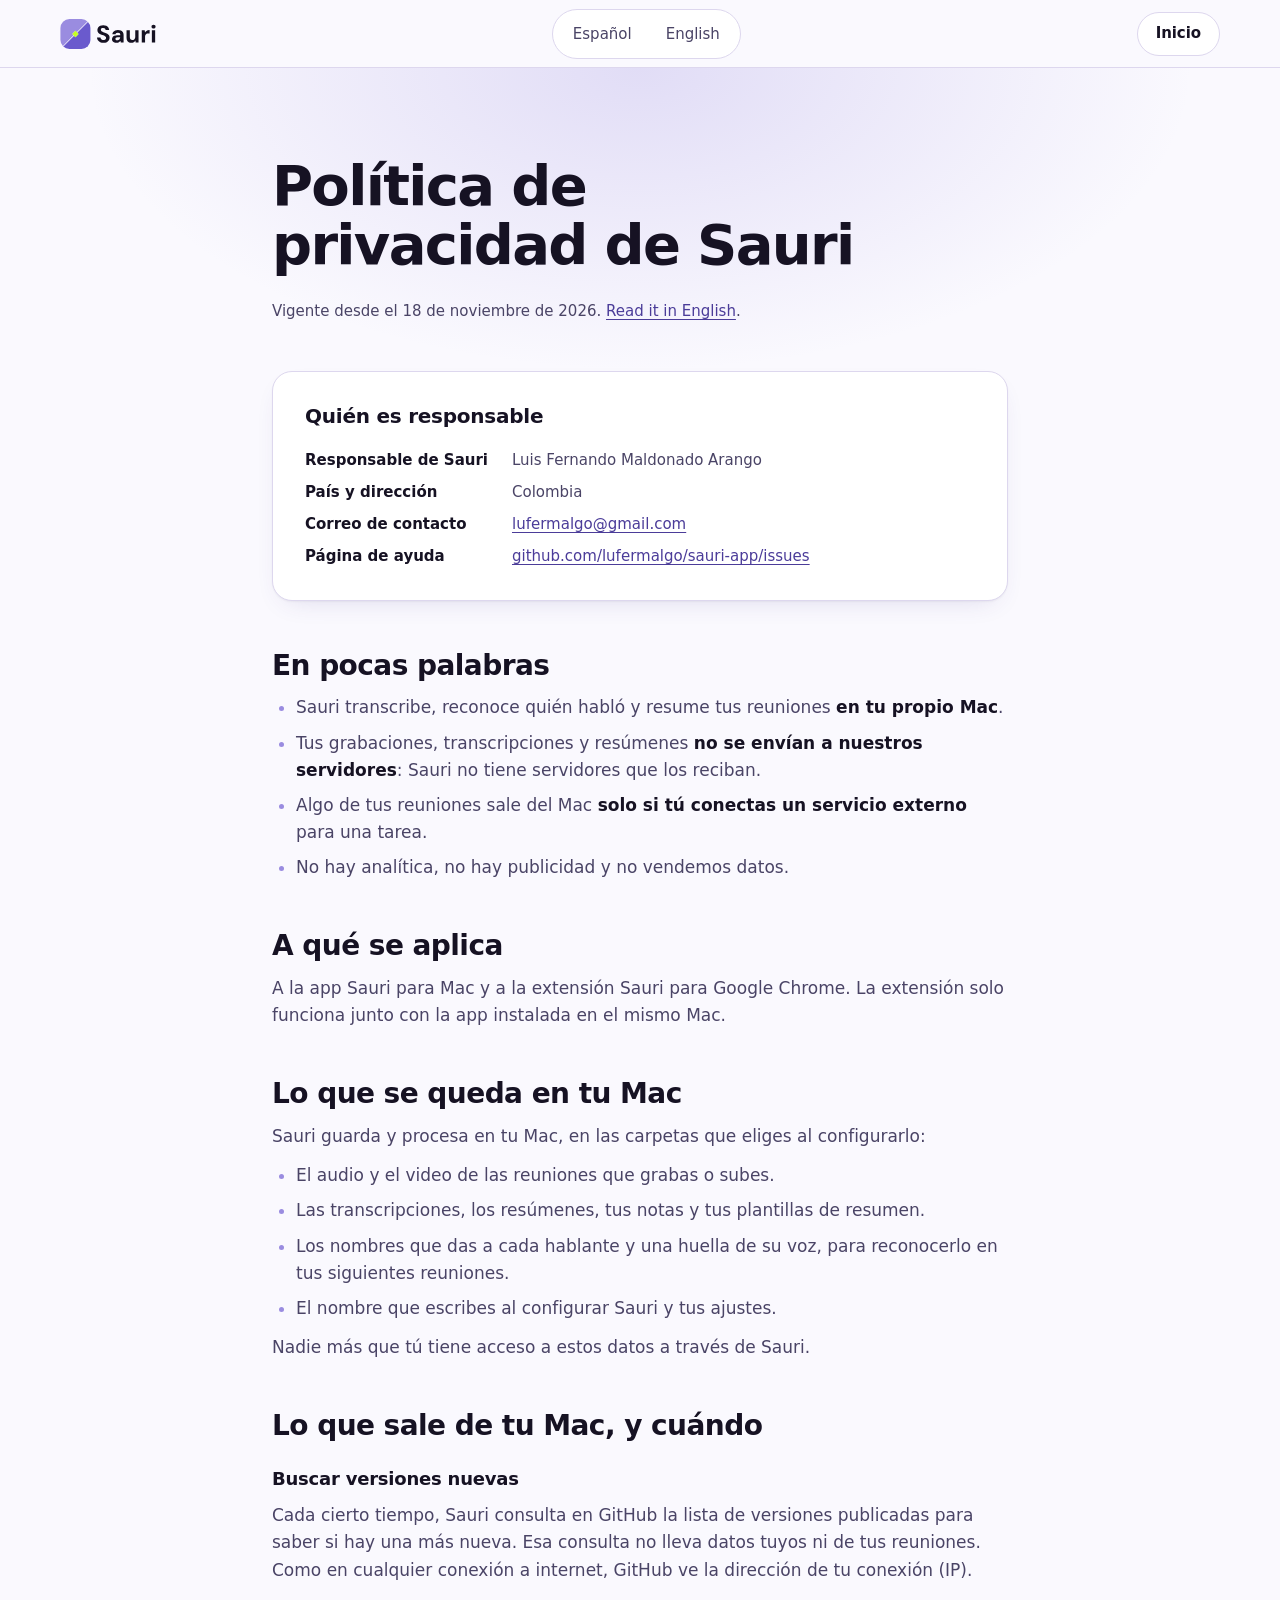
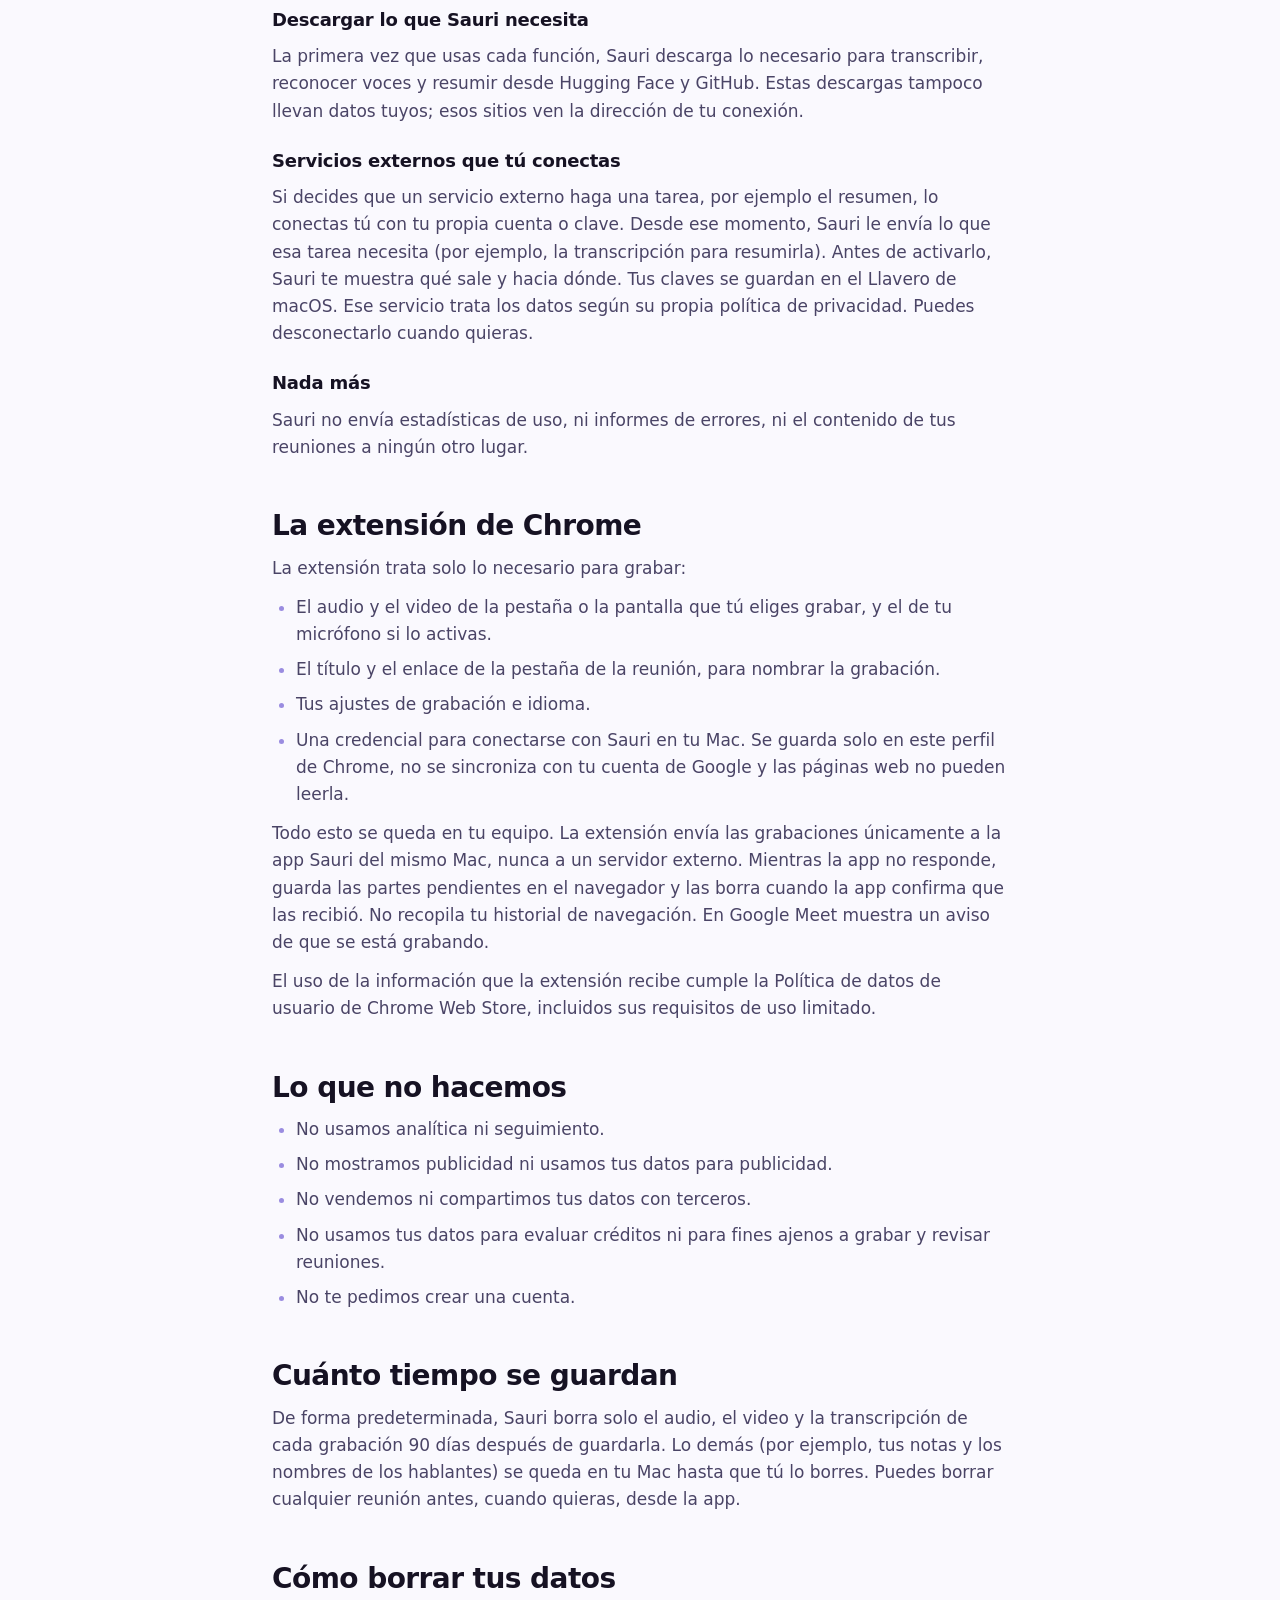
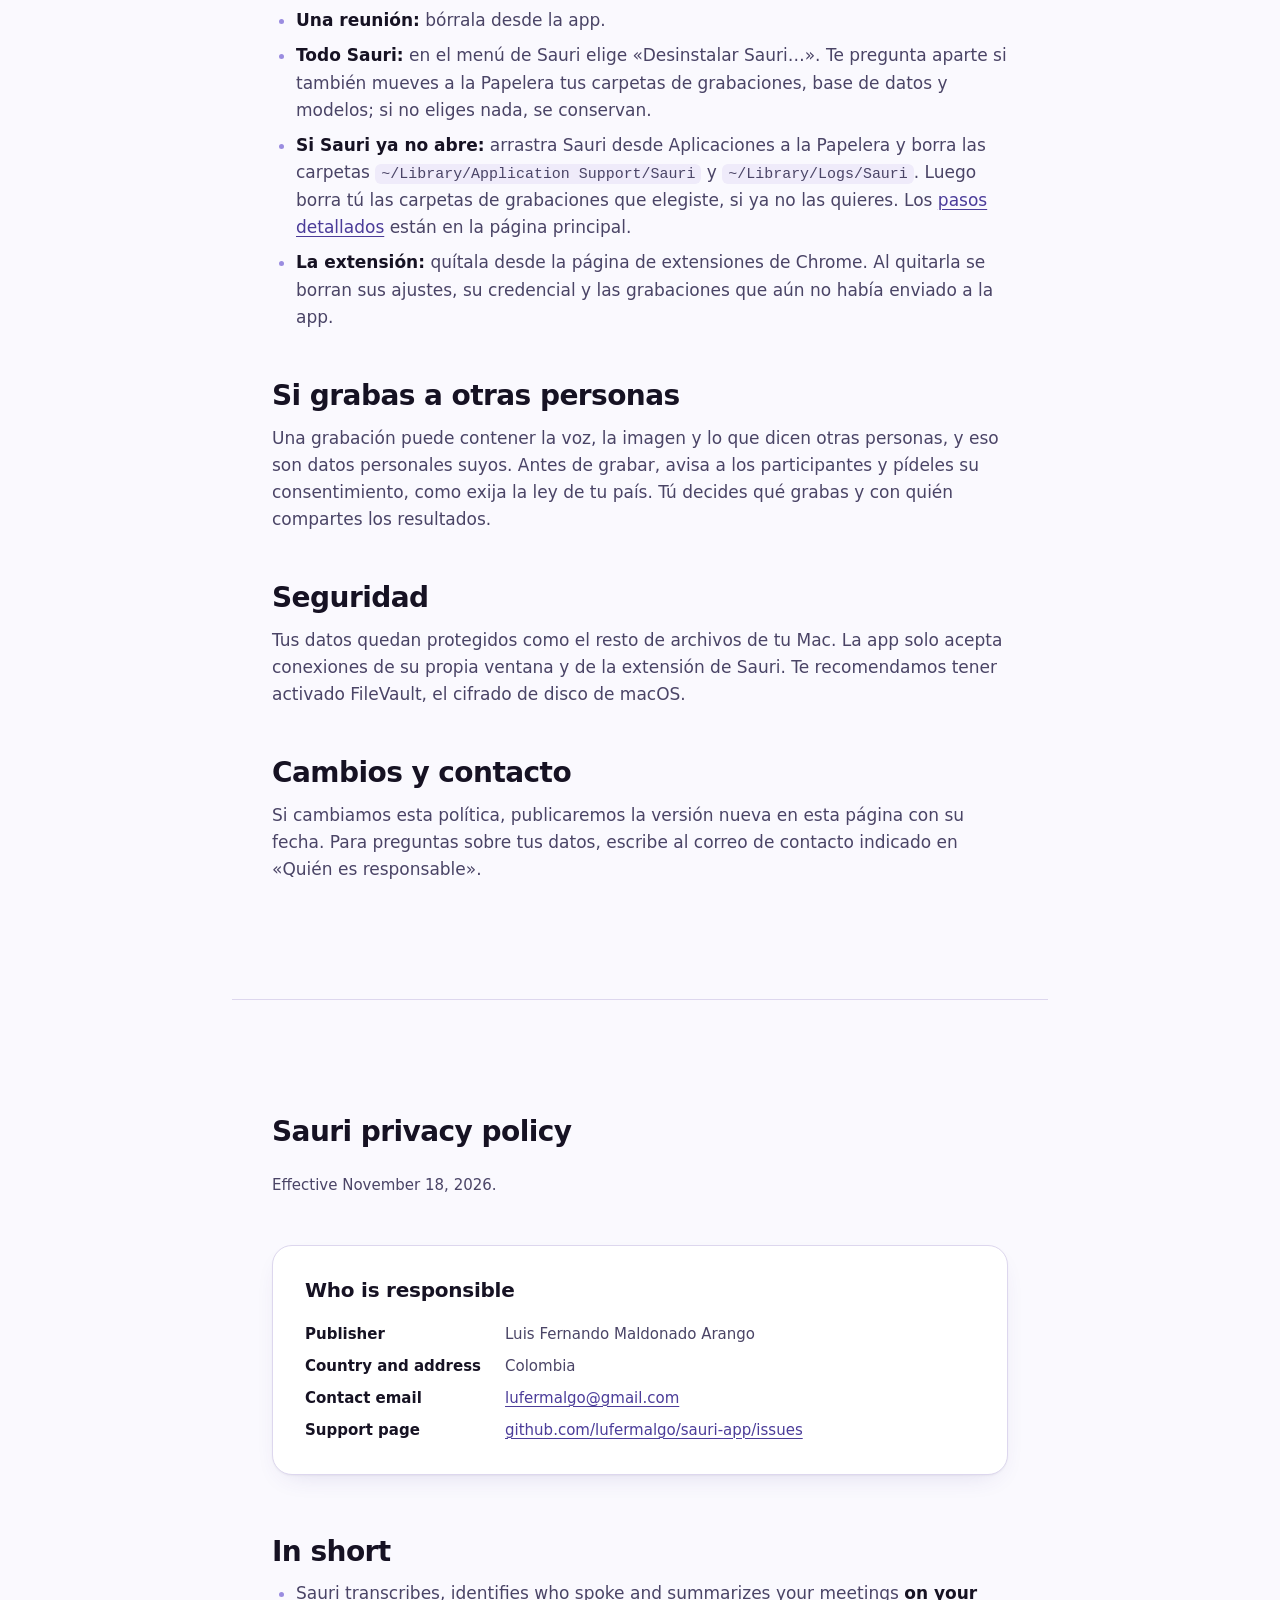
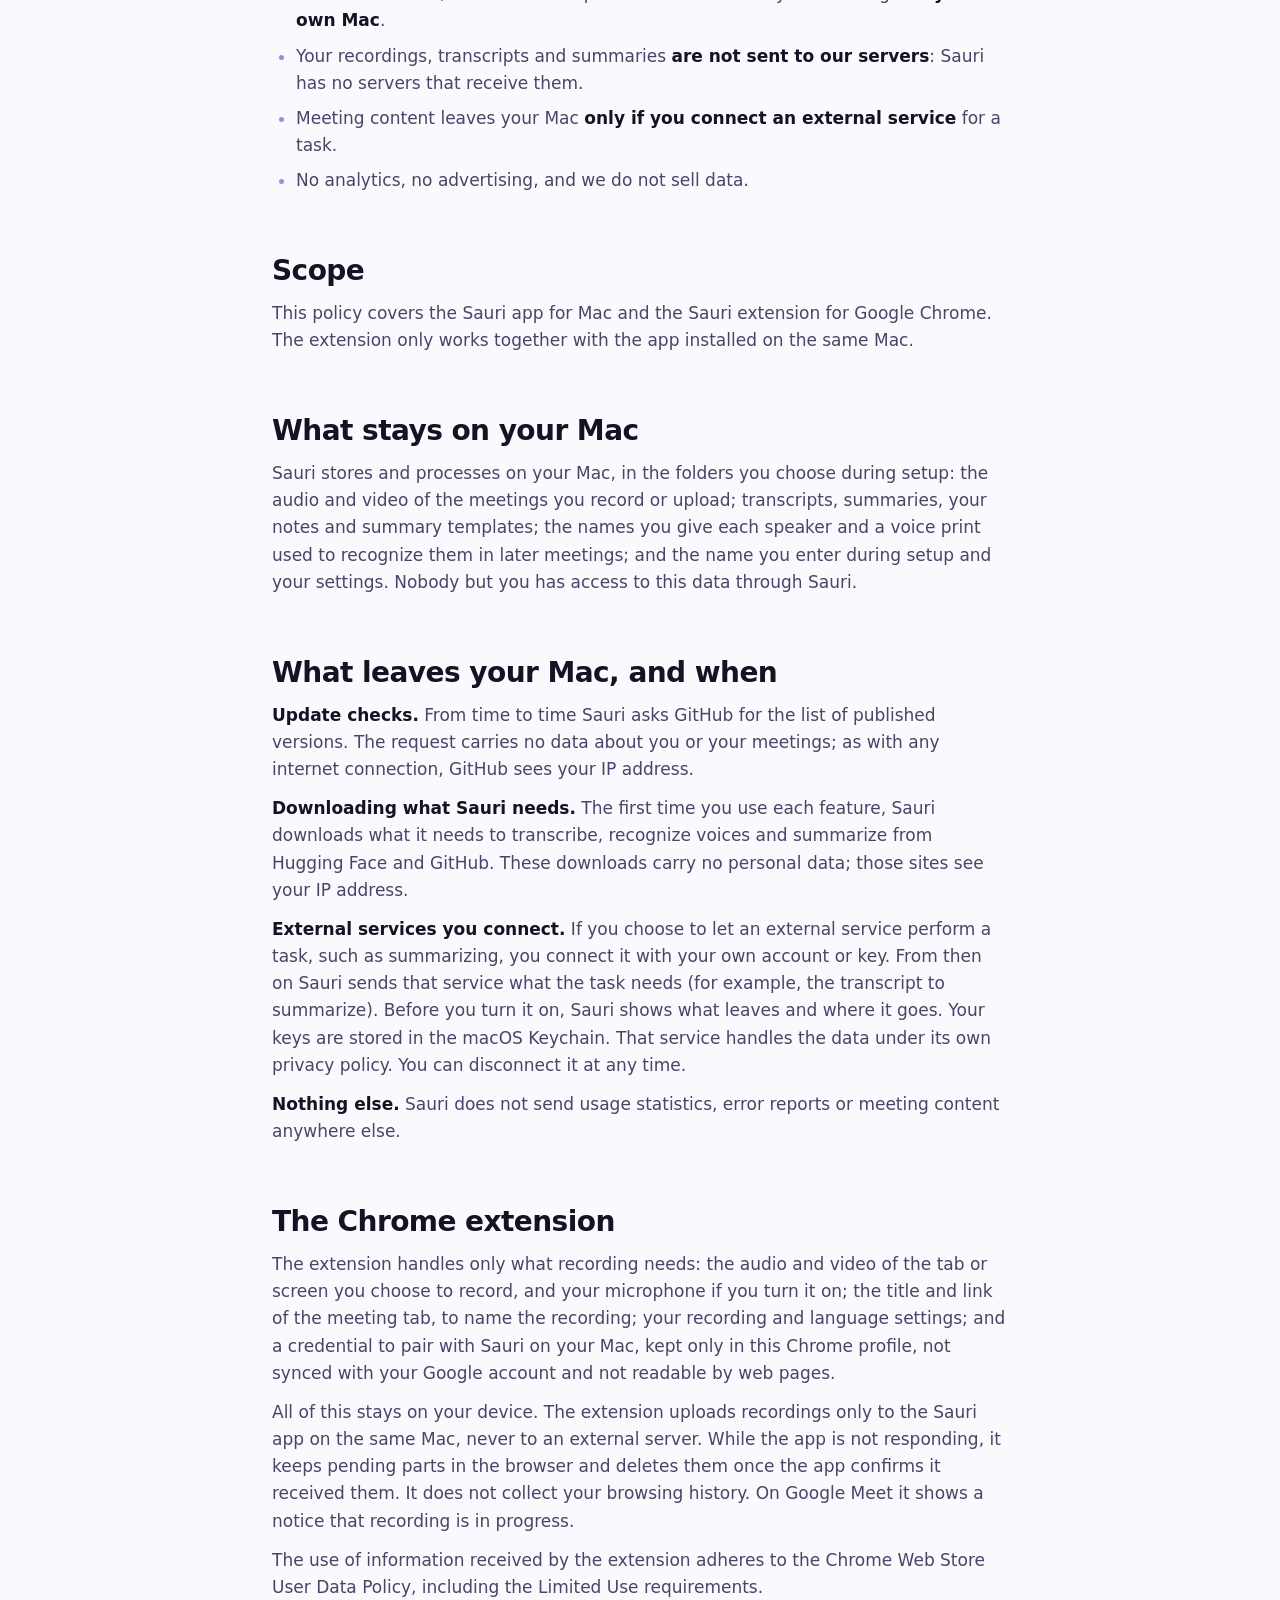
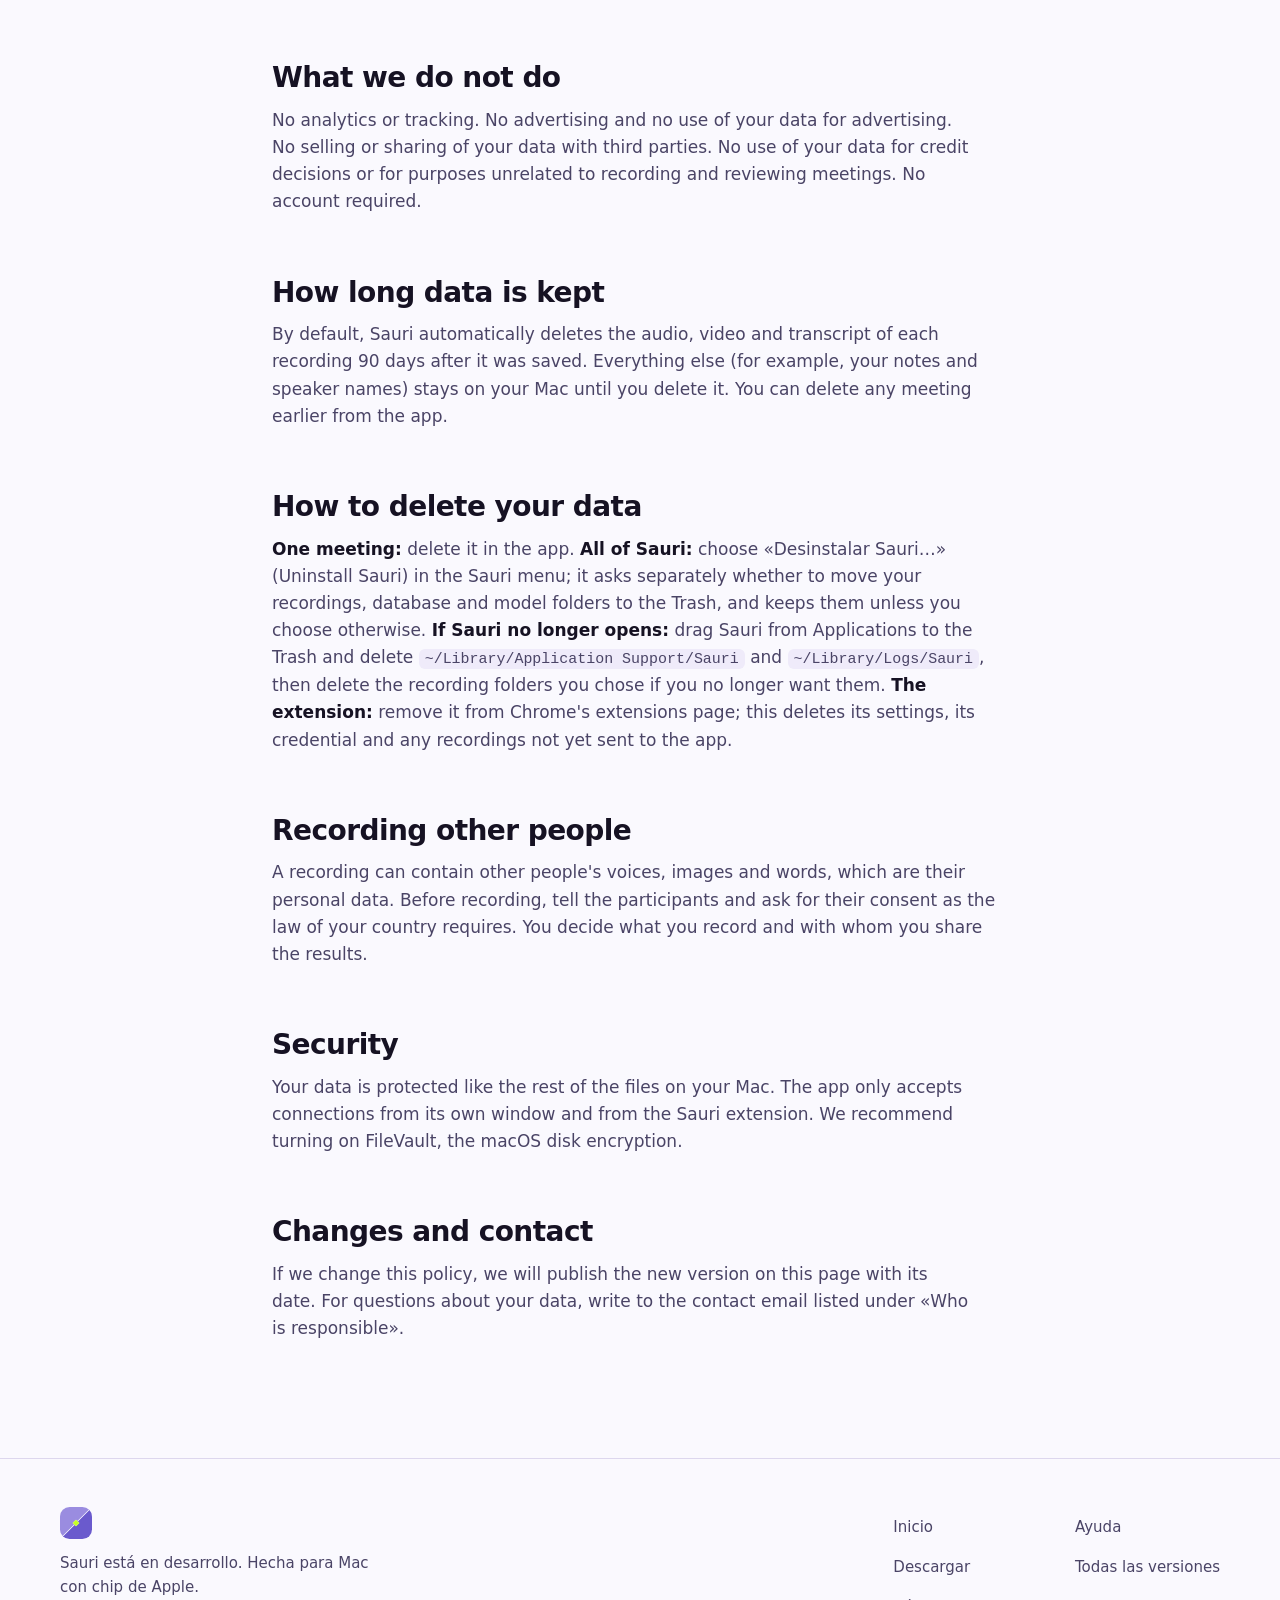
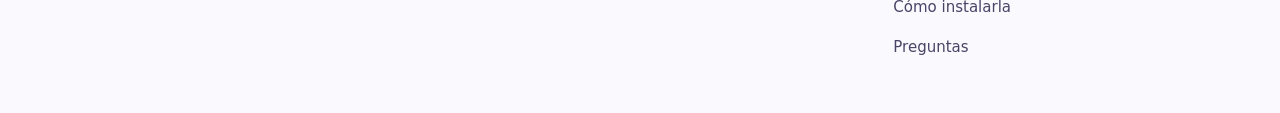
<file: privacidad.html>
<!doctype html>
<html lang="es">
<head>
  <meta charset="utf-8">
  <meta name="viewport" content="width=device-width, initial-scale=1">
  <title>Política de privacidad · Sauri</title>
  <meta name="description" content="Qué datos trata Sauri, la app para Mac y su extensión de Chrome, qué se queda en tu Mac y qué sale solo cuando tú lo decides.">
  <meta name="color-scheme" content="light dark">
  <link rel="icon" type="image/svg+xml" href="assets/brand/sauri-isotype-small.svg">
  <link rel="apple-touch-icon" href="assets/brand/apple-touch-icon.png">
  <meta name="theme-color" content="#faf9fe" media="(prefers-color-scheme: light)">
  <meta name="theme-color" content="#161223" media="(prefers-color-scheme: dark)">
  <!-- Bump ?v= together with index.html whenever the stylesheets change. -->
  <link rel="stylesheet" href="tokens.css?v=0.1.4-1">
  <link rel="stylesheet" href="styles.css?v=0.1.4-1">
</head>
<body>
  <a class="skip-link" href="#contenido">Saltar al contenido</a>

  <header class="site-header">
    <div class="container site-header__inner">
      <a class="brand" href="index.html" aria-label="Sauri, ir al inicio">
        <picture>
          <source srcset="assets/brand/sauri-logo-dark.svg" media="(prefers-color-scheme: dark)">
          <img src="assets/brand/sauri-logo.svg" alt="" width="96" height="30">
        </picture>
      </a>
      <nav class="site-nav site-nav--always" aria-label="Idiomas">
        <a href="#es">Español</a>
        <a href="#en" hreflang="en" lang="en">English</a>
      </nav>
      <a class="button button--secondary button--sm button--back" href="index.html" aria-label="Volver al inicio">Inicio</a>
    </div>
  </header>

  <main id="contenido" class="policy">
    <article class="container policy__inner" id="es" aria-labelledby="policy-title">
      <h1 id="policy-title">Política de privacidad de Sauri</h1>
      <p class="policy__date">Vigente desde el 18 de noviembre de 2026. <a href="#en" hreflang="en" lang="en">Read it in English</a>.</p>

      <section class="policy__publisher" aria-labelledby="publisher-title">
        <h2 id="publisher-title">Quién es responsable</h2>
        <dl>
          <dt>Responsable de Sauri</dt><dd>Luis Fernando Maldonado Arango</dd>
          <dt>País y dirección</dt><dd>Colombia</dd>
          <dt>Correo de contacto</dt><dd><a href="mailto:lufermalgo@gmail.com">lufermalgo@gmail.com</a></dd>
          <dt>Página de ayuda</dt><dd><a href="https://github.com/lufermalgo/sauri-app/issues">github.com/lufermalgo/sauri-app/issues</a></dd>
        </dl>
      </section>

      <section aria-labelledby="es-resumen">
        <h2 id="es-resumen">En pocas palabras</h2>
        <ul>
          <li>Sauri transcribe, reconoce quién habló y resume tus reuniones <strong>en tu propio Mac</strong>.</li>
          <li>Tus grabaciones, transcripciones y resúmenes <strong>no se envían a nuestros servidores</strong>: Sauri no tiene servidores que los reciban.</li>
          <li>Algo de tus reuniones sale del Mac <strong>solo si tú conectas un servicio externo</strong> para una tarea.</li>
          <li>No hay analítica, no hay publicidad y no vendemos datos.</li>
        </ul>
      </section>

      <section aria-labelledby="es-alcance">
        <h2 id="es-alcance">A qué se aplica</h2>
        <p>A la app Sauri para Mac y a la extensión Sauri para Google Chrome. La extensión solo funciona junto con la app instalada en el mismo Mac.</p>
      </section>

      <section aria-labelledby="es-mac">
        <h2 id="es-mac">Lo que se queda en tu Mac</h2>
        <p>Sauri guarda y procesa en tu Mac, en las carpetas que eliges al configurarlo:</p>
        <ul>
          <li>El audio y el video de las reuniones que grabas o subes.</li>
          <li>Las transcripciones, los resúmenes, tus notas y tus plantillas de resumen.</li>
          <li>Los nombres que das a cada hablante y una huella de su voz, para reconocerlo en tus siguientes reuniones.</li>
          <li>El nombre que escribes al configurar Sauri y tus ajustes.</li>
        </ul>
        <p>Nadie más que tú tiene acceso a estos datos a través de Sauri.</p>
      </section>

      <section aria-labelledby="es-sale">
        <h2 id="es-sale">Lo que sale de tu Mac, y cuándo</h2>
        <h3>Buscar versiones nuevas</h3>
        <p>Cada cierto tiempo, Sauri consulta en GitHub la lista de versiones publicadas para saber si hay una más nueva. Esa consulta no lleva datos tuyos ni de tus reuniones. Como en cualquier conexión a internet, GitHub ve la dirección de tu conexión (IP).</p>
        <h3>Descargar lo que Sauri necesita</h3>
        <p>La primera vez que usas cada función, Sauri descarga lo necesario para transcribir, reconocer voces y resumir desde Hugging Face y GitHub. Estas descargas tampoco llevan datos tuyos; esos sitios ven la dirección de tu conexión.</p>
        <h3>Servicios externos que tú conectas</h3>
        <p>Si decides que un servicio externo haga una tarea, por ejemplo el resumen, lo conectas tú con tu propia cuenta o clave. Desde ese momento, Sauri le envía lo que esa tarea necesita (por ejemplo, la transcripción para resumirla). Antes de activarlo, Sauri te muestra qué sale y hacia dónde. Tus claves se guardan en el Llavero de macOS. Ese servicio trata los datos según su propia política de privacidad. Puedes desconectarlo cuando quieras.</p>
        <h3>Nada más</h3>
        <p>Sauri no envía estadísticas de uso, ni informes de errores, ni el contenido de tus reuniones a ningún otro lugar.</p>
      </section>

      <section aria-labelledby="es-extension">
        <h2 id="es-extension">La extensión de Chrome</h2>
        <p>La extensión trata solo lo necesario para grabar:</p>
        <ul>
          <li>El audio y el video de la pestaña o la pantalla que tú eliges grabar, y el de tu micrófono si lo activas.</li>
          <li>El título y el enlace de la pestaña de la reunión, para nombrar la grabación.</li>
          <li>Tus ajustes de grabación e idioma.</li>
          <li>Una credencial para conectarse con Sauri en tu Mac. Se guarda solo en este perfil de Chrome, no se sincroniza con tu cuenta de Google y las páginas web no pueden leerla.</li>
        </ul>
        <p>Todo esto se queda en tu equipo. La extensión envía las grabaciones únicamente a la app Sauri del mismo Mac, nunca a un servidor externo. Mientras la app no responde, guarda las partes pendientes en el navegador y las borra cuando la app confirma que las recibió. No recopila tu historial de navegación. En Google Meet muestra un aviso de que se está grabando.</p>
        <p>El uso de la información que la extensión recibe cumple la Política de datos de usuario de Chrome Web Store, incluidos sus requisitos de uso limitado.</p>
      </section>

      <section aria-labelledby="es-no">
        <h2 id="es-no">Lo que no hacemos</h2>
        <ul>
          <li>No usamos analítica ni seguimiento.</li>
          <li>No mostramos publicidad ni usamos tus datos para publicidad.</li>
          <li>No vendemos ni compartimos tus datos con terceros.</li>
          <li>No usamos tus datos para evaluar créditos ni para fines ajenos a grabar y revisar reuniones.</li>
          <li>No te pedimos crear una cuenta.</li>
        </ul>
      </section>

      <section aria-labelledby="es-tiempo">
        <h2 id="es-tiempo">Cuánto tiempo se guardan</h2>
        <p>De forma predeterminada, Sauri borra solo el audio, el video y la transcripción de cada grabación 90 días después de guardarla. Lo demás (por ejemplo, tus notas y los nombres de los hablantes) se queda en tu Mac hasta que tú lo borres. Puedes borrar cualquier reunión antes, cuando quieras, desde la app.</p>
      </section>

      <section aria-labelledby="es-borrar">
        <h2 id="es-borrar">Cómo borrar tus datos</h2>
        <ul>
          <li><strong>Una reunión:</strong> bórrala desde la app.</li>
          <li><strong>Todo Sauri:</strong> en el menú de Sauri elige «Desinstalar Sauri…». Te pregunta aparte si también mueves a la Papelera tus carpetas de grabaciones, base de datos y modelos; si no eliges nada, se conservan.</li>
          <li><strong>Si Sauri ya no abre:</strong> arrastra Sauri desde Aplicaciones a la Papelera y borra las carpetas <code>~/Library/Application Support/Sauri</code> y <code>~/Library/Logs/Sauri</code>. Luego borra tú las carpetas de grabaciones que elegiste, si ya no las quieres. Los <a href="index.html#desinstalar">pasos detallados</a> están en la página principal.</li>
          <li><strong>La extensión:</strong> quítala desde la página de extensiones de Chrome. Al quitarla se borran sus ajustes, su credencial y las grabaciones que aún no había enviado a la app.</li>
        </ul>
      </section>

      <section aria-labelledby="es-otros">
        <h2 id="es-otros">Si grabas a otras personas</h2>
        <p>Una grabación puede contener la voz, la imagen y lo que dicen otras personas, y eso son datos personales suyos. Antes de grabar, avisa a los participantes y pídeles su consentimiento, como exija la ley de tu país. Tú decides qué grabas y con quién compartes los resultados.</p>
      </section>

      <section aria-labelledby="es-seguridad">
        <h2 id="es-seguridad">Seguridad</h2>
        <p>Tus datos quedan protegidos como el resto de archivos de tu Mac. La app solo acepta conexiones de su propia ventana y de la extensión de Sauri. Te recomendamos tener activado FileVault, el cifrado de disco de macOS.</p>
      </section>

      <section aria-labelledby="es-cambios">
        <h2 id="es-cambios">Cambios y contacto</h2>
        <p>Si cambiamos esta política, publicaremos la versión nueva en esta página con su fecha. Para preguntas sobre tus datos, escribe al correo de contacto indicado en «Quién es responsable».</p>
      </section>
    </article>

    <article class="container policy__inner policy__inner--en" id="en" lang="en" aria-labelledby="policy-title-en">
      <h2 id="policy-title-en" class="policy__h1">Sauri privacy policy</h2>
      <p class="policy__date">Effective November 18, 2026.</p>

      <section class="policy__publisher" aria-labelledby="publisher-title-en">
        <h3 id="publisher-title-en">Who is responsible</h3>
        <dl>
          <dt>Publisher</dt><dd>Luis Fernando Maldonado Arango</dd>
          <dt>Country and address</dt><dd>Colombia</dd>
          <dt>Contact email</dt><dd><a href="mailto:lufermalgo@gmail.com">lufermalgo@gmail.com</a></dd>
          <dt>Support page</dt><dd><a href="https://github.com/lufermalgo/sauri-app/issues">github.com/lufermalgo/sauri-app/issues</a></dd>
        </dl>
      </section>

      <section aria-labelledby="en-summary">
        <h3 id="en-summary">In short</h3>
        <ul>
          <li>Sauri transcribes, identifies who spoke and summarizes your meetings <strong>on your own Mac</strong>.</li>
          <li>Your recordings, transcripts and summaries <strong>are not sent to our servers</strong>: Sauri has no servers that receive them.</li>
          <li>Meeting content leaves your Mac <strong>only if you connect an external service</strong> for a task.</li>
          <li>No analytics, no advertising, and we do not sell data.</li>
        </ul>
      </section>

      <section aria-labelledby="en-scope">
        <h3 id="en-scope">Scope</h3>
        <p>This policy covers the Sauri app for Mac and the Sauri extension for Google Chrome. The extension only works together with the app installed on the same Mac.</p>
      </section>

      <section aria-labelledby="en-mac">
        <h3 id="en-mac">What stays on your Mac</h3>
        <p>Sauri stores and processes on your Mac, in the folders you choose during setup: the audio and video of the meetings you record or upload; transcripts, summaries, your notes and summary templates; the names you give each speaker and a voice print used to recognize them in later meetings; and the name you enter during setup and your settings. Nobody but you has access to this data through Sauri.</p>
      </section>

      <section aria-labelledby="en-leaves">
        <h3 id="en-leaves">What leaves your Mac, and when</h3>
        <p><strong>Update checks.</strong> From time to time Sauri asks GitHub for the list of published versions. The request carries no data about you or your meetings; as with any internet connection, GitHub sees your IP address.</p>
        <p><strong>Downloading what Sauri needs.</strong> The first time you use each feature, Sauri downloads what it needs to transcribe, recognize voices and summarize from Hugging Face and GitHub. These downloads carry no personal data; those sites see your IP address.</p>
        <p><strong>External services you connect.</strong> If you choose to let an external service perform a task, such as summarizing, you connect it with your own account or key. From then on Sauri sends that service what the task needs (for example, the transcript to summarize). Before you turn it on, Sauri shows what leaves and where it goes. Your keys are stored in the macOS Keychain. That service handles the data under its own privacy policy. You can disconnect it at any time.</p>
        <p><strong>Nothing else.</strong> Sauri does not send usage statistics, error reports or meeting content anywhere else.</p>
      </section>

      <section aria-labelledby="en-extension">
        <h3 id="en-extension">The Chrome extension</h3>
        <p>The extension handles only what recording needs: the audio and video of the tab or screen you choose to record, and your microphone if you turn it on; the title and link of the meeting tab, to name the recording; your recording and language settings; and a credential to pair with Sauri on your Mac, kept only in this Chrome profile, not synced with your Google account and not readable by web pages.</p>
        <p>All of this stays on your device. The extension uploads recordings only to the Sauri app on the same Mac, never to an external server. While the app is not responding, it keeps pending parts in the browser and deletes them once the app confirms it received them. It does not collect your browsing history. On Google Meet it shows a notice that recording is in progress.</p>
        <p>The use of information received by the extension adheres to the Chrome Web Store User Data Policy, including the Limited Use requirements.</p>
      </section>

      <section aria-labelledby="en-not">
        <h3 id="en-not">What we do not do</h3>
        <p>No analytics or tracking. No advertising and no use of your data for advertising. No selling or sharing of your data with third parties. No use of your data for credit decisions or for purposes unrelated to recording and reviewing meetings. No account required.</p>
      </section>

      <section aria-labelledby="en-retention">
        <h3 id="en-retention">How long data is kept</h3>
        <p>By default, Sauri automatically deletes the audio, video and transcript of each recording 90 days after it was saved. Everything else (for example, your notes and speaker names) stays on your Mac until you delete it. You can delete any meeting earlier from the app.</p>
      </section>

      <section aria-labelledby="en-delete">
        <h3 id="en-delete">How to delete your data</h3>
        <p><strong>One meeting:</strong> delete it in the app. <strong>All of Sauri:</strong> choose «Desinstalar Sauri…» (Uninstall Sauri) in the Sauri menu; it asks separately whether to move your recordings, database and model folders to the Trash, and keeps them unless you choose otherwise. <strong>If Sauri no longer opens:</strong> drag Sauri from Applications to the Trash and delete <code>~/Library/Application Support/Sauri</code> and <code>~/Library/Logs/Sauri</code>, then delete the recording folders you chose if you no longer want them. <strong>The extension:</strong> remove it from Chrome's extensions page; this deletes its settings, its credential and any recordings not yet sent to the app.</p>
      </section>

      <section aria-labelledby="en-others">
        <h3 id="en-others">Recording other people</h3>
        <p>A recording can contain other people's voices, images and words, which are their personal data. Before recording, tell the participants and ask for their consent as the law of your country requires. You decide what you record and with whom you share the results.</p>
      </section>

      <section aria-labelledby="en-security">
        <h3 id="en-security">Security</h3>
        <p>Your data is protected like the rest of the files on your Mac. The app only accepts connections from its own window and from the Sauri extension. We recommend turning on FileVault, the macOS disk encryption.</p>
      </section>

      <section aria-labelledby="en-changes">
        <h3 id="en-changes">Changes and contact</h3>
        <p>If we change this policy, we will publish the new version on this page with its date. For questions about your data, write to the contact email listed under «Who is responsible».</p>
      </section>
    </article>
  </main>

  <footer class="site-footer">
    <div class="container site-footer__inner">
      <div class="site-footer__brand">
        <img src="assets/brand/sauri-isotype.svg" alt="" width="32" height="32">
        <p>Sauri está en desarrollo. Hecha para Mac con chip de Apple.</p>
      </div>
      <nav class="site-footer__nav" aria-label="Pie de página">
        <ul>
          <li><a href="index.html">Inicio</a></li>
          <li><a href="index.html#descargar">Descargar</a></li>
          <li><a href="index.html#instalar">Cómo instalarla</a></li>
          <li><a href="index.html#preguntas">Preguntas</a></li>
        </ul>
        <ul>
          <li><a href="https://github.com/lufermalgo/sauri-app/issues">Ayuda</a></li>
          <li><a href="https://github.com/lufermalgo/sauri-app/releases">Todas las versiones</a></li>
        </ul>
      </nav>
    </div>
  </footer>
</body>
</html>
</file>
<file: tokens.css>
/*
 * Sauri design tokens for the landing. Same names and values as frontend/src/design/tokens.css (the
 * DESIGN.md contract), but written as plain values for the light theme plus a prefers-color-scheme
 * block for the dark one. The portal uses light-dark(); a public page cannot, because browsers older
 * than Safari 17.5 / Chrome 123 drop every light-dark() declaration and the page would lose its colors.
 * If the portal palette changes, update both blocks here.
 */
:root {
  color-scheme: light dark;
  /* Surfaces */
  --ds-bg: #faf9fe;
  --ds-surface: #ffffff;
  --ds-surface-raised: #ffffff;
  --ds-sidebar: #f3f0fb;
  --ds-fill: #efebfa;
  --ds-fill-hover: #e6e0f7;
  --ds-fill-strong: #dcd4f2;

  /* Text and lines */
  --ds-fg: #161223;
  --ds-fg-muted: #4a4466;
  --ds-fg-subtle: #5e5880;
  --ds-border: #ddd7ee;
  --ds-border-strong: #7468a8;

  /* Primary action and accent (lavender); spark is volt, only over nav-bg and dark surfaces */
  --ds-accent: #5b4bae;
  --ds-accent-hover: #4b3c99;
  --ds-accent-fg: #ffffff;
  --ds-accent-text: #4b3c99;
  --ds-accent-soft: #efebfb;
  --ds-accent-soft-fg: #3f3480;
  --ds-accent-muted: #9a8ce0;
  --ds-accent-line: #5b4bae;
  --ds-focus: #5b4bae;
  --ds-spark: #c6ff24;
  --ds-on-spark: #161223;

  /* Navigation panel: indigo in both themes */
  --ds-nav-bg: #161223;
  --ds-nav-fg: #b9b2d6;
  --ds-nav-fg-strong: #ffffff;
  --ds-nav-active-bg: #2a2342;

  /* Status */
  --ds-warning: #705c30;
  --ds-warning-soft: #f4e7c7;
  --ds-warning-soft-fg: #4d3f1c;
  --ds-danger: #b83230;
  --ds-danger-hover: #9d2a28;
  --ds-danger-fg: #ffffff;
  --ds-danger-text: #b83230;
  --ds-danger-soft: #fce8e6;
  --ds-danger-soft-fg: #690005;
  --ds-recording: #b83230;
  --ds-highlight: #eae4fb;
  --ds-success: #3b6a49;
  --ds-success-soft: #c8e8d0;
  --ds-success-soft-fg: #1f4a2d;

  /* Speakers: fills and text colors share one value per theme */
  --ds-on-speaker: #ffffff;
  --ds-speaker-1: #4a7c59;
  --ds-speaker-2: #9a5b2e;
  --ds-speaker-3: #3f6a8a;
  --ds-speaker-4: #7a4f7f;
  --ds-speaker-5: #8a6d1f;
  --ds-speaker-6: #2f7a74;
  --ds-speaker-unresolved: #74796e;

  /* Scrims and elevation: only controls, menus and dialogs lift off the page */
  --ds-scrim: rgb(46 50 48 / 0.45);
  --ds-scrim-strong: rgb(32 36 33 / 0.78);
  --ds-on-scrim: #ffffff;
  --ds-shadow-sm: 0 1px 2px rgb(46 50 48 / 0.12);
  --ds-shadow-md: 0 1px 3px rgb(46 50 48 / 0.12), 0 8px 24px rgb(46 50 48 / 0.12);

  /* Typography */
  --ds-font-sans: system-ui, -apple-system, "Segoe UI", Roboto, "Helvetica Neue", Arial, sans-serif;
  --ds-font-mono: ui-monospace, "SF Mono", Menlo, Consolas, monospace;
  --ds-text-2xs: 11px;
  --ds-text-xs: 12px;
  --ds-text-sm: 13px;
  --ds-text-md: 14px;
  --ds-text-base: 14px;
  --ds-text-lg: 15px;
  --ds-text-xl: 16px;
  --ds-text-2xl: 20px;
  --ds-leading: 1.45;
  --ds-leading-relaxed: 1.55;
  --ds-weight-regular: 400;
  --ds-weight-medium: 500;
  --ds-weight-semibold: 600;

  /* Spacing, geometry and sizing */
  --ds-space-1: 4px;
  --ds-space-2: 8px;
  --ds-space-3: 12px;
  --ds-space-4: 16px;
  --ds-space-6: 24px;
  --ds-space-8: 32px;
  --ds-radius-xs: 4px;
  --ds-radius-thumb: 6px;
  --ds-radius-sm: 8px;
  --ds-radius-card: 10px;
  --ds-radius-md: 12px;
  --ds-radius-lg: 16px;
  --ds-radius-xl: 20px;
  --ds-radius-pill: 9999px;
  --ds-control-h-sm: 28px;
  --ds-control-h-md: 32px;
  --ds-control-h-lg: 36px;
  --ds-icon-button-sm: 30px;
  --ds-icon-button-md: 32px;
  --ds-target: 32px;
  --ds-icon-xs: 12px;
  --ds-icon-sm: 14px;
  --ds-icon-md: 16px;
  --ds-icon-lg: 18px;

  /* Focus and motion */
  --ds-focus-width: 2px;
  --ds-focus-offset: 2px;
  --ds-duration: 150ms;
  --ds-ease: cubic-bezier(0.2, 0, 0, 1);

  /* Layout: desktop application panes (DESIGN.md 5 and 6) */
  --ds-header-h: 48px;
  --ds-sidebar-w: 220px;
  --ds-rail-w: 60px;
  --ds-nav-row-h: 32px;
  --ds-list-w: 340px;
  --ds-side-w: 380px;
  --ds-z-sticky: 10;
  --ds-z-menu: 20;
}

@media (prefers-color-scheme: dark) {
  :root {
    --ds-bg: #161223;
    --ds-surface: #1f1a33;
    --ds-surface-raised: #2a2342;
    --ds-sidebar: #1b162b;
    --ds-fill: #262040;
    --ds-fill-hover: #30294f;
    --ds-fill-strong: #3a325c;
    --ds-fg: #eeeaf8;
    --ds-fg-muted: #b9b2d6;
    --ds-fg-subtle: #a9a1cc;
    --ds-border: #3a3158;
    --ds-border-strong: #8a7fc0;
    --ds-accent: #6a5acd;
    --ds-accent-hover: #5b4bae;
    --ds-accent-text: #b3a8f2;
    --ds-accent-soft: #2a2342;
    --ds-accent-soft-fg: #dcd6f7;
    --ds-accent-muted: #6a5acd;
    --ds-accent-line: #9a8ce0;
    --ds-focus: #c6ff24;
    --ds-nav-bg: #100d1c;
    --ds-nav-active-bg: #1f1a33;
    --ds-warning: #d9bd7a;
    --ds-warning-soft: #3a3220;
    --ds-warning-soft-fg: #f0e0b4;
    --ds-danger: #c9433f;
    --ds-danger-hover: #b23a37;
    --ds-danger-text: #ff9d97;
    --ds-danger-soft: #43211f;
    --ds-danger-soft-fg: #ffc9c4;
    --ds-recording: #f2736d;
    --ds-highlight: #3a2f6b;
    --ds-success: #8fc29d;
    --ds-success-soft: #243d2c;
    --ds-success-soft-fg: #bfe6cb;
    --ds-on-speaker: #10201a;
    --ds-speaker-1: #7fb58f;
    --ds-speaker-2: #d4955f;
    --ds-speaker-3: #7fb0d4;
    --ds-speaker-4: #c395c8;
    --ds-speaker-5: #cfae55;
    --ds-speaker-6: #63bdb5;
    --ds-speaker-unresolved: #a3a89b;
    --ds-scrim: rgb(0 0 0 / 0.62);
    --ds-scrim-strong: rgb(0 0 0 / 0.8);
    --ds-shadow-sm: 0 1px 2px rgb(0 0 0 / 0.5);
    --ds-shadow-md: 0 1px 3px rgb(0 0 0 / 0.5), 0 8px 24px rgb(0 0 0 / 0.5);
  }
}

@media (pointer: coarse) {
  :root {
    --ds-target: 44px;
  }
}

@media (prefers-reduced-motion: reduce) {
  :root {
    --ds-duration: 0ms;
  }
}
</file>
<file: styles.css>
/*
 * Sauri landing. Colors come from tokens.css (the DESIGN.md palette, light first with a dark block).
 * The landing is a reading page, not the desktop app, so type, spacing and layout live here as --lp-*
 * (documented in docs/design/landing.md). Components read var(--ds-*) or var(--lp-*); raw values live
 * only in :root.
 *
 * Indigo palette: lavender is the accent, indigo is text, the main button and the one dark band;
 * volt (spark) appears only over indigo.
 * Shape rule: controls are pills, cards and frames use --lp-radius (20px), inner pieces --lp-radius-in (12px).
 * Spacing scale: 4 8 12 16 24 32 48 64 96 (--lp-1 ... --lp-9). Nothing uses a value outside it.
 * Type: the system stack (San Francisco on a Mac, the only computer Sauri runs on); nothing is downloaded.
 * Motion never hides content: blocks only slide a few pixels, so the page is complete without JavaScript,
 * before any script runs and in a capture taken without scrolling.
 */
:root {
  --lp-font: -apple-system, BlinkMacSystemFont, "SF Pro Text", system-ui, "Segoe UI", Roboto, "Helvetica Neue", Arial, sans-serif;
  --lp-font-display: -apple-system, BlinkMacSystemFont, "SF Pro Display", system-ui, "Segoe UI", Roboto, "Helvetica Neue", Arial, sans-serif;
  --lp-font-mono: ui-monospace, "SF Mono", Menlo, Consolas, monospace;

  --lp-1: 4px;
  --lp-2: 8px;
  --lp-3: 12px;
  --lp-4: 16px;
  --lp-5: 24px;
  --lp-6: 32px;
  --lp-7: 48px;
  --lp-8: 64px;
  --lp-9: 96px;

  --lp-container: 1160px;
  --lp-gutter: clamp(20px, 4vw, 40px);
  --lp-section: clamp(72px, 9vw, 128px);
  --lp-header-h: 68px;
  --lp-radius: 20px;
  --lp-radius-in: 12px;
  --lp-pill: 999px;

  --lp-text-h1: clamp(2.25rem, 1.15rem + 4.6vw, 4.5rem);
  --lp-text-h2: clamp(1.875rem, 1.3rem + 2.3vw, 3rem);
  --lp-text-h3: 1.25rem;
  --lp-text-lead: clamp(1.125rem, 1rem + 0.45vw, 1.3125rem);
  --lp-text-body: 1.0625rem;
  --lp-text-sm: 0.9375rem;
  --lp-text-xs: 0.8125rem;

  /* Ink surfaces (the privacy band and the closing card): indigo in both themes. */
  --lp-ink: #161223;
  --lp-ink-raise: #211b36;
  --lp-ink-fg: #f4f1fb;
  --lp-ink-muted: #b9b2d6;
  --lp-ink-line: rgb(238 234 248 / 0.16);
  --lp-spark: #c6ff24;
  --lp-spark-hover: #d6ff5c;

  /* Main action: indigo pill on light, volt pill on dark (volt only on indigo surfaces). */
  --lp-cta-bg: #161223;
  --lp-cta-bg-hover: #2f2750;
  --lp-cta-fg: #ffffff;

  --lp-wash: rgb(154 140 224 / 0.26);
  --lp-well: #ece7fa;
  --lp-shadow-card: 0 1px 2px rgb(22 18 35 / 0.04), 0 10px 28px -14px rgb(64 50 140 / 0.2);
  --lp-shadow-frame: 0 2px 4px rgb(22 18 35 / 0.05), 0 32px 72px -24px rgb(64 50 140 / 0.38);
  --lp-ease: cubic-bezier(0.2, 0.7, 0.2, 1);
}

@media (prefers-color-scheme: dark) {
  :root {
    --lp-ink: #100d1c;
    --lp-ink-raise: #1b162b;
    --lp-cta-bg: #c6ff24;
    --lp-cta-bg-hover: #d6ff5c;
    --lp-cta-fg: #161223;
    --lp-wash: rgb(106 90 205 / 0.3);
    --lp-well: #262040;
    --lp-shadow-card: 0 1px 2px rgb(0 0 0 / 0.3), 0 12px 32px -16px rgb(0 0 0 / 0.55);
    --lp-shadow-frame: 0 2px 4px rgb(0 0 0 / 0.4), 0 32px 72px -24px rgb(0 0 0 / 0.7);
  }
}

/* Base */
*, *::before, *::after { box-sizing: border-box; }
html { scroll-padding-top: calc(var(--lp-header-h) + var(--lp-5)); -webkit-text-size-adjust: 100%; text-size-adjust: 100%; }
body {
  margin: 0;
  background: var(--ds-bg);
  color: var(--ds-fg);
  font-family: var(--lp-font);
  font-size: var(--lp-text-body);
  line-height: 1.6;
  -webkit-font-smoothing: antialiased;
  text-rendering: optimizeLegibility;
}
img, video, svg { max-width: 100%; }
img, video { display: block; height: auto; }
[hidden] { display: none !important; }
h1, h2, h3, p, ul, ol, figure { margin: 0; }
ul, ol { padding: 0; list-style: none; }
h1, h2 { font-family: var(--lp-font-display); font-weight: 700; text-wrap: balance; }
h1 { font-size: var(--lp-text-h1); line-height: 1.05; letter-spacing: -0.022em; }
h2 { font-size: var(--lp-text-h2); line-height: 1.1; letter-spacing: -0.02em; }
h3 { font-size: var(--lp-text-h3); line-height: 1.3; letter-spacing: -0.012em; font-weight: 650; }
p { text-wrap: pretty; }
a { color: var(--ds-accent-text); text-decoration-thickness: 1px; text-underline-offset: 3px; }
a:hover { text-decoration-thickness: 2px; }
strong { font-weight: 650; }
code { font-family: var(--lp-font-mono); font-size: 0.88em; padding: 2px 6px; border-radius: 6px; background: var(--ds-fill); overflow-wrap: anywhere; }
:focus-visible { outline: 2px solid var(--ds-focus); outline-offset: 3px; border-radius: 6px; }

.container { width: 100%; max-width: calc(var(--lp-container) + 2 * var(--lp-gutter)); margin-inline: auto; padding-inline: var(--lp-gutter); }
.icon { flex: none; fill: none; stroke: currentColor; stroke-width: 1.75; stroke-linecap: round; stroke-linejoin: round; }

.skip-link {
  position: absolute; left: var(--lp-4); top: -80px; z-index: 30;
  padding: var(--lp-3) var(--lp-4); border-radius: var(--lp-pill);
  background: var(--lp-cta-bg); color: var(--lp-cta-fg); font-weight: 600; text-decoration: none;
}
.skip-link:focus { top: var(--lp-3); }

/* Buttons */
.button {
  display: inline-flex; align-items: center; justify-content: center; gap: var(--lp-2);
  min-height: 48px; padding: 0 var(--lp-5); border: 1px solid transparent; border-radius: var(--lp-pill);
  font: 600 1rem/1 var(--lp-font); letter-spacing: -0.005em; white-space: nowrap; text-decoration: none; cursor: pointer;
  transition: background-color 180ms var(--lp-ease), border-color 180ms var(--lp-ease), color 180ms var(--lp-ease), transform 180ms var(--lp-ease);
}
.button:active { transform: scale(0.98); }
.button:focus-visible { border-radius: var(--lp-pill); }
.button--lg { min-height: 54px; padding-inline: 28px; font-size: 1.0625rem; }
.button--sm { min-height: 44px; padding-inline: 18px; font-size: var(--lp-text-sm); }
.button--primary { background: var(--lp-cta-bg); color: var(--lp-cta-fg); }
.button--primary:hover { background: var(--lp-cta-bg-hover); }
.button--secondary { background: var(--ds-surface); color: var(--ds-fg); border-color: var(--ds-border); }
.button--secondary:hover { border-color: var(--ds-border-strong); background: var(--ds-fill); }
.button--spark { background: var(--lp-spark); color: #161223; }
.button--spark:hover { background: var(--lp-spark-hover); }
.button[aria-disabled="true"] { background: var(--ds-fill-strong); color: var(--ds-fg-muted); border-color: transparent; cursor: not-allowed; pointer-events: none; }
.button[aria-disabled="true"] .icon { display: none; }

.link-arrow { display: inline-flex; align-items: center; gap: 6px; min-height: 44px; font-weight: 600; color: var(--ds-accent-text); text-decoration: none; }
.link-arrow:hover { text-decoration: underline; text-underline-offset: 4px; }
.link-arrow .icon { transition: transform 180ms var(--lp-ease); }
.link-arrow:hover .icon { transform: translateX(3px); }

.pill {
  display: inline-flex; align-items: center; gap: var(--lp-2); padding: 6px 14px; border-radius: var(--lp-pill);
  border: 1px solid var(--ds-border); background: var(--ds-surface); color: var(--ds-fg-muted);
  font-size: var(--lp-text-sm); font-weight: 500;
}
.pill .icon { color: var(--ds-accent-text); }

.number {
  display: inline-grid; place-items: center; width: 32px; height: 32px; border-radius: var(--lp-pill);
  background: var(--ds-accent-soft); color: var(--ds-accent-soft-fg); border: 1px solid var(--ds-border);
  font-size: var(--lp-text-sm); font-weight: 700; font-variant-numeric: tabular-nums;
}

.icon-tile {
  display: inline-grid; place-items: center; flex: none; width: 44px; height: 44px; border-radius: var(--lp-radius-in);
  background: var(--ds-accent-soft); color: var(--ds-accent-text); border: 1px solid var(--ds-border);
}
.icon-tile--warn { background: var(--ds-warning-soft); color: var(--ds-warning-soft-fg); border-color: transparent; }
.icon-tile--spark { background: var(--lp-ink-raise); color: var(--lp-spark); border-color: var(--lp-ink-line); }

.badge {
  display: inline-flex; align-items: center; gap: 6px; padding: 4px 12px; border-radius: var(--lp-pill);
  font-size: var(--lp-text-xs); font-weight: 650; line-height: 1.4;
}
.badge--ok { background: var(--ds-success-soft); color: var(--ds-success-soft-fg); }
.badge--wait { background: var(--ds-warning-soft); color: var(--ds-warning-soft-fg); }

/* Header */
.site-header {
  position: sticky; top: 0; z-index: 20; height: var(--lp-header-h);
  background: var(--ds-bg); border-bottom: 1px solid var(--ds-border);
}
.site-header__inner { height: 100%; display: flex; align-items: center; justify-content: space-between; gap: var(--lp-4); }
.brand { display: inline-flex; align-items: center; flex: none; min-height: 44px; border-radius: 8px; }
.brand img { width: 96px; height: 30px; }
.site-nav { display: none; align-items: center; gap: 2px; padding: 4px; border: 1px solid var(--ds-border); border-radius: var(--lp-pill); background: var(--ds-surface); }
.site-nav a {
  padding: 8px 16px; border-radius: var(--lp-pill); color: var(--ds-fg-muted); font-size: var(--lp-text-sm); font-weight: 500; text-decoration: none;
  transition: background-color 180ms var(--lp-ease), color 180ms var(--lp-ease);
}
.site-nav a:hover { color: var(--ds-fg); background: var(--ds-fill); }
.site-nav a.is-current { color: var(--ds-accent-soft-fg); background: var(--ds-accent-soft); }
.site-nav a:focus-visible { border-radius: var(--lp-pill); }
@media (min-width: 860px) { .site-nav { display: inline-flex; } }

/* Hero */
.hero { position: relative; isolation: isolate; padding-top: clamp(48px, 7vw, 88px); overflow: hidden; }
.hero::before {
  content: ""; position: absolute; inset: 0 0 auto 0; height: 640px; z-index: -1; pointer-events: none;
  background: radial-gradient(60% 100% at 50% 0%, var(--lp-wash), transparent 72%);
}
.hero__inner { display: grid; justify-items: center; text-align: center; gap: var(--lp-5); }
.hero h1 { max-width: 15.5em; }
.hero h1 em { font-style: normal; color: var(--ds-accent-text); }
.lead { max-width: 30em; text-wrap: balance; color: var(--ds-fg-muted); font-size: var(--lp-text-lead); line-height: 1.5; }
.hero__actions { display: grid; justify-items: center; gap: var(--lp-3); margin-top: var(--lp-2); }
.actions { display: flex; flex-wrap: wrap; justify-content: center; gap: var(--lp-3); }
.hero__meta { color: var(--ds-fg-subtle); font-size: var(--lp-text-sm); }
.download-note { color: var(--ds-fg-muted); font-size: var(--lp-text-sm); }
.download-note:empty { display: none; }
.hero__visual { margin-top: clamp(40px, 6vw, 72px); }

.window { border: 1px solid var(--ds-border); border-radius: var(--lp-radius); background: var(--ds-surface); box-shadow: var(--lp-shadow-frame); overflow: hidden; }
.window__bar { display: flex; align-items: center; gap: 8px; height: 36px; padding-inline: var(--lp-4); background: var(--ds-sidebar); border-bottom: 1px solid var(--ds-border); }
.window__bar span { width: 11px; height: 11px; border-radius: 50%; background: var(--ds-fill-strong); }
.window img, .window video { width: 100%; }
.window--flat { border-radius: var(--lp-radius-in); box-shadow: var(--lp-shadow-card); }
.hero .window { border-bottom: 0; border-end-start-radius: 0; border-end-end-radius: 0; }
.hero { border-bottom: 1px solid var(--ds-border); }

/* Sections */
.section { padding-block: var(--lp-section); }
.section--tinted { background: var(--ds-sidebar); }
.section__header { display: grid; gap: var(--lp-4); max-width: 46rem; margin-bottom: clamp(40px, 5vw, 64px); }
.section__header--center { margin-inline: auto; text-align: center; justify-items: center; }
.section__intro { color: var(--ds-fg-muted); font-size: var(--lp-text-lead); line-height: 1.5; max-width: 38em; }

/* How it works: three cards sized to their screenshots */
.steps { display: grid; gap: var(--lp-5); }
.step { display: grid; align-content: space-between; gap: var(--lp-6); padding: clamp(24px, 3vw, 32px); padding-bottom: 0; overflow: hidden;
  background: var(--ds-surface); border: 1px solid var(--ds-border); border-radius: var(--lp-radius); box-shadow: var(--lp-shadow-card); }
.step__text { display: grid; gap: var(--lp-3); align-content: start; justify-items: start; }
.step__text p { color: var(--ds-fg-muted); max-width: 34em; }
.step__text h3 { font-size: 1.375rem; }
.step__media { align-self: end; }
.step__media img { width: 100%; border: 1px solid var(--ds-border); border-bottom: 0; border-radius: var(--lp-radius-in) var(--lp-radius-in) 0 0; box-shadow: var(--lp-shadow-card); }
.step--record .step__media { width: 100%; max-width: 480px; margin-inline: auto; }
.step__media--pair { display: grid; grid-template-columns: 1fr 1fr; gap: var(--lp-4); align-items: end; }
.step__crop { max-height: 340px; overflow: hidden; }
@media (max-width: 599px) {
  .step__media--pair { grid-template-columns: 1fr; }
  .step__media--pair figure + figure { display: none; }
  .step__crop { max-height: 300px; }
}
@media (min-width: 900px) {
  .steps { grid-template-columns: 5fr 7fr; }
  .step--summary { grid-column: 1 / -1; grid-template-columns: 5fr 7fr; gap: var(--lp-7); align-content: stretch; }
  .step--summary .step__text { align-content: center; padding-bottom: var(--lp-6); }
  .step--summary .step__media { align-self: end; }
}

/* Features: the product clip beside a plain list */
.showcase { display: grid; gap: var(--lp-7); align-items: center; }
.showcase__media { display: grid; gap: var(--lp-4); }
.showcase__caption { display: flex; flex-wrap: wrap; align-items: center; justify-content: space-between; gap: var(--lp-3) var(--lp-5); }
.showcase__caption p { flex: 1 1 18em; color: var(--ds-fg-muted); font-size: var(--lp-text-sm); }
.showcase__caption strong { color: var(--ds-fg); }
.motion-toggle {
  min-height: 36px; padding: 0 var(--lp-4); border-radius: var(--lp-pill); border: 1px solid var(--ds-border); background: var(--ds-surface);
  color: var(--ds-fg); font: 600 var(--lp-text-xs)/1 var(--lp-font); cursor: pointer;
}
.motion-toggle:hover { border-color: var(--ds-border-strong); }
.motion-toggle:focus-visible { border-radius: var(--lp-pill); }
@media (pointer: coarse) { .motion-toggle { min-height: 44px; } }
.showcase__text { display: grid; gap: var(--lp-6); }
.features { display: grid; }
.features li { display: grid; grid-template-columns: auto 1fr; gap: var(--lp-4); padding-block: var(--lp-4); border-top: 1px solid var(--ds-border); }
.features .icon { margin-top: 3px; color: var(--ds-accent-text); }
.features h3 { font-size: var(--lp-text-body); }
.features p { color: var(--ds-fg-muted); font-size: var(--lp-text-sm); }
@media (min-width: 960px) { .showcase { grid-template-columns: 7fr 5fr; gap: var(--lp-8); } }

/* Privacy: the one indigo band */
.section--ink { background: var(--lp-ink); color: var(--lp-ink-fg); --ds-focus: var(--lp-spark); }
.section--ink .section__intro { color: var(--lp-ink-muted); }
.privacy { display: grid; }
.privacy li { display: grid; gap: var(--lp-3); align-content: start; padding-block: var(--lp-6); border-top: 1px solid var(--lp-ink-line); }
.privacy .icon { color: var(--lp-spark); margin-bottom: var(--lp-2); }
.privacy p { color: var(--lp-ink-muted); }
.privacy__more { margin-top: var(--lp-5); padding-top: var(--lp-5); border-top: 1px solid var(--lp-ink-line); text-align: center; }
.section--ink .link-arrow { color: var(--lp-spark); }
@media (min-width: 860px) {
  .privacy { grid-template-columns: repeat(3, 1fr); border-top: 1px solid var(--lp-ink-line); }
  .privacy li { border-top: 0; padding: var(--lp-7) var(--lp-6); }
  .privacy li + li { border-inline-start: 1px solid var(--lp-ink-line); }
  .privacy li:first-child { padding-inline-start: 0; }
  .privacy li:last-child { padding-inline-end: 0; }
  .privacy__more { margin-top: 0; }
}

/* Download */
.products { display: grid; gap: var(--lp-5); }
.product { display: grid; gap: var(--lp-4); align-content: start; padding: clamp(24px, 3vw, 40px);
  background: var(--ds-surface); border: 1px solid var(--ds-border); border-radius: var(--lp-radius); box-shadow: var(--lp-shadow-card); }
.product__top { display: flex; align-items: center; justify-content: space-between; gap: var(--lp-4); margin-bottom: var(--lp-2); }
.product h3 { font-family: var(--lp-font-display); font-size: clamp(1.5rem, 1.2rem + 1vw, 1.875rem); letter-spacing: -0.02em; line-height: 1.15; font-weight: 700; }
.product__meta { color: var(--ds-fg-muted); }
.product__actions { display: flex; flex-wrap: wrap; align-items: center; gap: var(--lp-2) var(--lp-5); margin-top: var(--lp-2); }
.product__sha { margin-top: var(--lp-2); padding-top: var(--lp-4); border-top: 1px solid var(--ds-border); font-size: var(--lp-text-sm); color: var(--ds-fg-muted); }
.product__sha p { margin-top: var(--lp-3); }
.product__hash { display: block; margin-top: var(--lp-3); padding: var(--lp-3); border-radius: var(--lp-radius-in); font-size: var(--lp-text-xs); line-height: 1.6; color: var(--ds-fg); }
.notice { display: grid; gap: var(--lp-2); padding: var(--lp-4) var(--lp-5); border-radius: var(--lp-radius-in); background: var(--ds-warning-soft); color: var(--ds-warning-soft-fg); font-size: var(--lp-text-sm); }
.notice strong { display: block; }
@media (min-width: 860px) { .products { grid-template-columns: 1fr 1fr; } }

summary { cursor: pointer; list-style: none; }
summary::-webkit-details-marker { display: none; }
summary .icon { transition: transform 200ms var(--lp-ease); }
details[open] > summary .icon { transform: rotate(180deg); }
.product__sha summary, .uninstall summary { display: flex; align-items: center; justify-content: space-between; gap: var(--lp-4); min-height: 44px; font-weight: 600; color: var(--ds-fg); }
.product__sha summary { justify-content: flex-start; gap: var(--lp-2); }

.needs { margin-top: var(--lp-5); padding: clamp(24px, 3vw, 40px); border: 1px solid var(--ds-border); border-radius: var(--lp-radius); display: grid; gap: var(--lp-5); }
.needs__list { display: grid; gap: var(--lp-5); }
.needs__list li { display: grid; grid-template-columns: auto 1fr; gap: var(--lp-3); align-items: start; align-content: start; }
.needs__list .icon { margin-top: 2px; color: var(--ds-accent-text); }
.needs__list p { color: var(--ds-fg-muted); font-size: var(--lp-text-sm); line-height: 1.5; }
.needs__list strong { display: block; color: var(--ds-fg); font-size: var(--lp-text-body); margin-bottom: 2px; }
@media (min-width: 600px) { .needs__list { grid-template-columns: repeat(2, 1fr); } }
@media (min-width: 1040px) {
  .needs__list { grid-template-columns: repeat(5, 1fr); gap: var(--lp-6); }
  .needs__list li { grid-template-columns: 1fr; }
}

.unsigned { margin-top: var(--lp-5); display: grid; gap: var(--lp-4); align-items: center; padding: var(--lp-5) clamp(24px, 3vw, 40px);
  border-radius: var(--lp-radius); background: var(--ds-accent-soft); border: 1px solid var(--ds-border); }
.unsigned__text { display: grid; gap: var(--lp-1); }
.unsigned__text p { color: var(--ds-fg-muted); }
.unsigned .button { justify-self: start; }
@media (min-width: 860px) { .unsigned { grid-template-columns: auto 1fr auto; gap: var(--lp-5); } }

/* First launch: five illustrated steps plus the reassurance card, a 3 x 2 grid */
.install { display: grid; gap: var(--lp-5); }
.install__step { display: grid; align-content: start; gap: var(--lp-5); padding: var(--lp-4); padding-bottom: var(--lp-6);
  background: var(--ds-surface); border: 1px solid var(--ds-border); border-radius: var(--lp-radius); box-shadow: var(--lp-shadow-card); }
.install__art { display: block; width: 100%; height: auto; border-radius: var(--lp-radius-in); background: var(--lp-well); }
.install__art text { font-family: var(--lp-font); }
.install__text { display: grid; gap: var(--lp-2); padding-inline: var(--lp-2); justify-items: start; }
.install__text .number { margin-bottom: var(--lp-1); }
.install__text p { color: var(--ds-fg-muted); font-size: var(--lp-text-sm); line-height: 1.6; }
.install__safe { display: grid; align-content: center; justify-items: start; gap: var(--lp-3); padding: clamp(24px, 3vw, 32px);
  background: var(--lp-ink); color: var(--lp-ink-fg); border: 1px solid var(--lp-ink-line); border-radius: var(--lp-radius); --ds-focus: var(--lp-spark); }
.install__safe .icon-tile { margin-bottom: var(--lp-2); }
.install__safe p { color: var(--lp-ink-muted); font-size: var(--lp-text-sm); line-height: 1.6; }
.install__safe a { color: var(--lp-spark); }
@media (min-width: 640px) { .install { grid-template-columns: repeat(2, 1fr); } }
@media (min-width: 1040px) { .install { grid-template-columns: repeat(3, 1fr); } }

.art-window { fill: var(--ds-surface); stroke: var(--ds-border-strong); stroke-width: 1; }
.art-backdrop { fill: var(--ds-fill-strong); opacity: 0.55; }
.art-sidebar { fill: var(--ds-sidebar); }
.art-dot { fill: var(--ds-fill-strong); }
.art-label { fill: var(--ds-fg); font-size: 13px; font-weight: 600; }
.art-heading { fill: var(--ds-fg); font-size: 15px; font-weight: 700; }
.art-arrow { fill: none; stroke: var(--ds-accent-line); stroke-width: 4; stroke-linecap: round; stroke-linejoin: round; }
.art-folder { fill: var(--ds-accent-muted); }
.art-warn { fill: var(--ds-warning); }
.art-warn-mark { stroke: var(--ds-surface); stroke-width: 2.5; stroke-linecap: round; }
.art-line { fill: var(--ds-fg-subtle); }
.art-line--soft { fill: var(--ds-fill-strong); }
.art-button { fill: var(--ds-fill); stroke: var(--ds-border); }
.art-panel { fill: var(--ds-fill); }
.art-pick { fill: var(--ds-accent); }
.art-pick-label { fill: var(--ds-accent-fg); font-size: 12px; font-weight: 600; }
.art-focus { fill: none; stroke: var(--ds-accent-muted); stroke-width: 4; }
.art-cta { fill: var(--ds-accent); }
.art-cta-label { fill: var(--ds-accent-fg); font-size: 12px; font-weight: 600; }
.art-lock { fill: var(--ds-accent); }
.art-lock-arc { fill: none; stroke: var(--ds-accent); stroke-width: 4; }
.art-field { fill: var(--ds-bg); stroke: var(--ds-border-strong); }
.art-dots { fill: var(--ds-fg); font-size: 14px; letter-spacing: 2px; }
.art-pointer { fill: var(--ds-fg); stroke: var(--ds-surface); stroke-width: 1.5; stroke-linejoin: round; }

/* First minutes: three steps joined by a line */
.setup { display: grid; gap: var(--lp-6); }
.setup__step { position: relative; display: grid; grid-template-columns: auto 1fr; column-gap: var(--lp-4); row-gap: var(--lp-2); align-content: start; }
.setup__step .icon-tile { grid-row: 1 / span 3; position: relative; z-index: 1; background: var(--ds-surface); }
.setup__step h3 { align-self: center; min-height: 44px; display: flex; align-items: center; }
.setup__step p { grid-column: 2; color: var(--ds-fg-muted); font-size: var(--lp-text-sm); line-height: 1.6; }
.setup__step:not(:last-child)::before { content: ""; position: absolute; left: 21px; top: 44px; bottom: calc(-1 * var(--lp-6)); width: 1px; background: var(--ds-border); }
.setup__note { display: inline-flex; align-items: center; gap: 6px; justify-self: start; margin-top: var(--lp-1); padding: 4px 12px; border-radius: var(--lp-pill);
  background: var(--ds-accent-soft); color: var(--ds-accent-soft-fg) !important; font-weight: 600; font-size: var(--lp-text-xs) !important; }
@media (min-width: 860px) {
  .setup { grid-template-columns: repeat(3, 1fr); gap: var(--lp-7); }
  .setup__step { grid-template-columns: 1fr; row-gap: var(--lp-3); }
  .setup__step .icon-tile { grid-row: auto; margin-bottom: var(--lp-2); }
  .setup__step h3 { min-height: 0; }
  .setup__step p { grid-column: 1; }
  .setup__step:not(:last-child)::before { left: 44px; right: calc(-1 * var(--lp-7)); top: 22px; bottom: auto; width: auto; height: 1px; }
}

.uninstall { margin-top: clamp(40px, 5vw, 64px); border: 1px solid var(--ds-border); border-radius: var(--lp-radius); background: var(--ds-surface); }
.uninstall summary { padding: var(--lp-4) var(--lp-5); min-height: 60px; border-radius: var(--lp-radius); }
.uninstall__body { display: grid; gap: var(--lp-3); padding: 0 var(--lp-5) var(--lp-5); color: var(--ds-fg-muted); font-size: var(--lp-text-sm); line-height: 1.65; max-width: 62rem; }
.uninstall__body strong { color: var(--ds-fg); }

/* FAQ */
.faq { display: grid; gap: var(--lp-6); }
.faq__lead { display: grid; gap: var(--lp-4); align-content: start; }
.faq__lead p { color: var(--ds-fg-muted); }
.faq__list { border-top: 1px solid var(--ds-border); }
.faq__list details { border-bottom: 1px solid var(--ds-border); }
.faq__list summary:focus-visible { outline-offset: 0; border-radius: 8px; }
.faq__list summary { display: flex; align-items: center; justify-content: space-between; gap: var(--lp-4); min-height: 64px; padding-block: var(--lp-4); font-size: 1.125rem; font-weight: 600; line-height: 1.35; }
.faq__list summary .icon { color: var(--ds-fg-subtle); }
.faq__list summary:hover { color: var(--ds-accent-text); }
.faq__list details p { padding-bottom: var(--lp-5); max-width: 40em; color: var(--ds-fg-muted); }
@media (min-width: 960px) {
  .faq { grid-template-columns: 4fr 7fr; gap: var(--lp-8); }
  .faq__lead { position: sticky; top: calc(var(--lp-header-h) + var(--lp-6)); align-self: start; }
}

/* Closing */
.closing { padding-block: var(--lp-section); }
.closing__card { display: grid; justify-items: center; text-align: center; gap: var(--lp-4); padding: clamp(48px, 7vw, 96px) var(--lp-5);
  border-radius: calc(var(--lp-radius) + 8px); background: var(--lp-ink); color: var(--lp-ink-fg); border: 1px solid var(--lp-ink-line);
  background-image: radial-gradient(70% 120% at 50% 0%, rgb(106 90 205 / 0.32), transparent 70%); --ds-focus: var(--lp-spark); }
.closing__mark { margin-bottom: var(--lp-2); border-radius: 17px; }
.closing__card > p { color: var(--lp-ink-muted); font-size: var(--lp-text-lead); }
.closing__card .button { margin-top: var(--lp-3); }
.closing__card .download-note { color: var(--lp-ink-muted); }
.closing__card .download-note a { color: var(--lp-spark); }

/* Footer */
.site-footer { border-top: 1px solid var(--ds-border); padding-block: var(--lp-7); font-size: var(--lp-text-sm); }
.site-footer__inner { display: grid; gap: var(--lp-6); }
.site-footer__brand { display: grid; gap: var(--lp-3); align-content: start; color: var(--ds-fg-muted); max-width: 22em; }
.site-footer__nav { display: grid; grid-template-columns: repeat(2, minmax(0, 1fr)); gap: var(--lp-5); }
.site-footer__nav ul { display: grid; align-content: start; }
.site-footer__nav a { display: inline-flex; align-items: center; min-height: 40px; color: var(--ds-fg-muted); text-decoration: none; }
.site-footer__nav a:hover { color: var(--ds-fg); text-decoration: underline; }
@media (min-width: 760px) {
  .site-footer__inner { grid-template-columns: 1fr auto; }
  .site-footer__nav { grid-template-columns: repeat(2, auto); gap: var(--lp-8); }
}

/* Privacy policy page */
.policy { position: relative; isolation: isolate; padding-block: clamp(48px, 7vw, 88px) var(--lp-section); }
.policy::before {
  content: ""; position: absolute; inset: 0 0 auto 0; height: 420px; z-index: -1; pointer-events: none;
  background: radial-gradient(60% 100% at 50% 0%, var(--lp-wash), transparent 72%);
}
.policy__inner { max-width: calc(46rem + 2 * var(--lp-gutter)); display: grid; gap: var(--lp-7); }
.policy__inner--en { margin-top: var(--lp-section); padding-top: var(--lp-section); border-top: 1px solid var(--ds-border); }
.policy h1, .policy__h1 { font-size: clamp(2.125rem, 1.3rem + 3.4vw, 3.5rem); line-height: 1.06; letter-spacing: -0.03em; }
.policy h2, .policy__inner--en h3 { font-family: var(--lp-font-display); font-size: clamp(1.375rem, 1.2rem + 0.8vw, 1.75rem); line-height: 1.2; letter-spacing: -0.02em; font-weight: 700; }
.policy section { display: grid; gap: var(--lp-3); }
.policy section h3 { margin-top: var(--lp-3); }
.policy__inner:not(.policy__inner--en) section h3, .policy__inner--en h4 { font-size: 1.125rem; }
.policy p, .policy li { color: var(--ds-fg-muted); }
.policy strong { color: var(--ds-fg); }
.policy ul { display: grid; gap: var(--lp-2); padding-inline-start: var(--lp-5); list-style: disc; }
.policy li::marker { color: var(--ds-accent-muted); }
.policy__date { color: var(--ds-fg-subtle); font-size: var(--lp-text-sm); margin-top: calc(-1 * var(--lp-5)); }
.policy__publisher { padding: clamp(24px, 3vw, 32px); border: 1px solid var(--ds-border); border-radius: var(--lp-radius); background: var(--ds-surface); box-shadow: var(--lp-shadow-card); }
.policy .policy__publisher h2, .policy .policy__publisher h3 { font-family: var(--lp-font); font-size: var(--lp-text-h3); letter-spacing: -0.012em; margin: 0 0 var(--lp-2); }
.policy__publisher dl { margin: 0; display: grid; grid-template-columns: max-content 1fr; gap: var(--lp-2) var(--lp-5); font-size: var(--lp-text-sm); }
.policy__publisher dt { font-weight: 600; }
.policy__publisher dd { margin: 0; color: var(--ds-fg-muted); overflow-wrap: anywhere; }
@media (max-width: 519px) { .policy__publisher dl { grid-template-columns: 1fr; } .policy__publisher dd { margin-bottom: var(--lp-2); } }
.site-nav--always { display: inline-flex; }
/* On a phone the logo already leads home, so the header keeps only the language switch. */
@media (max-width: 519px) { .button--back { display: none; } }

/* Motion: a short slide only, never opacity, and only when the visitor accepts motion. */
@media (prefers-reduced-motion: no-preference) {
  html { scroll-behavior: smooth; }
  .js .reveal { transform: translateY(18px); transition: transform 520ms var(--lp-ease); }
  .js .reveal.is-in { transform: none; }
  .js .steps > .reveal:nth-child(2), .js .products > .reveal:nth-child(2), .js .privacy > .reveal:nth-child(2), .js .setup > .reveal:nth-child(2), .js .install > .reveal:nth-child(3n + 2) { transition-delay: 70ms; }
  .js .privacy > .reveal:nth-child(3), .js .setup > .reveal:nth-child(3), .js .install > .reveal:nth-child(3n) { transition-delay: 140ms; }
  .hero .window { animation: lp-rise 700ms var(--lp-ease) both; }
  @keyframes lp-rise { from { transform: translateY(24px); } to { transform: none; } }
}
@media (prefers-reduced-motion: reduce) {
  *, *::before, *::after { transition-duration: 0.01ms !important; animation-duration: 0.01ms !important; }
}

@media print {
  .site-header, .skip-link, .motion-toggle { display: none; }
  .js .reveal { transform: none; }
}
</file>
